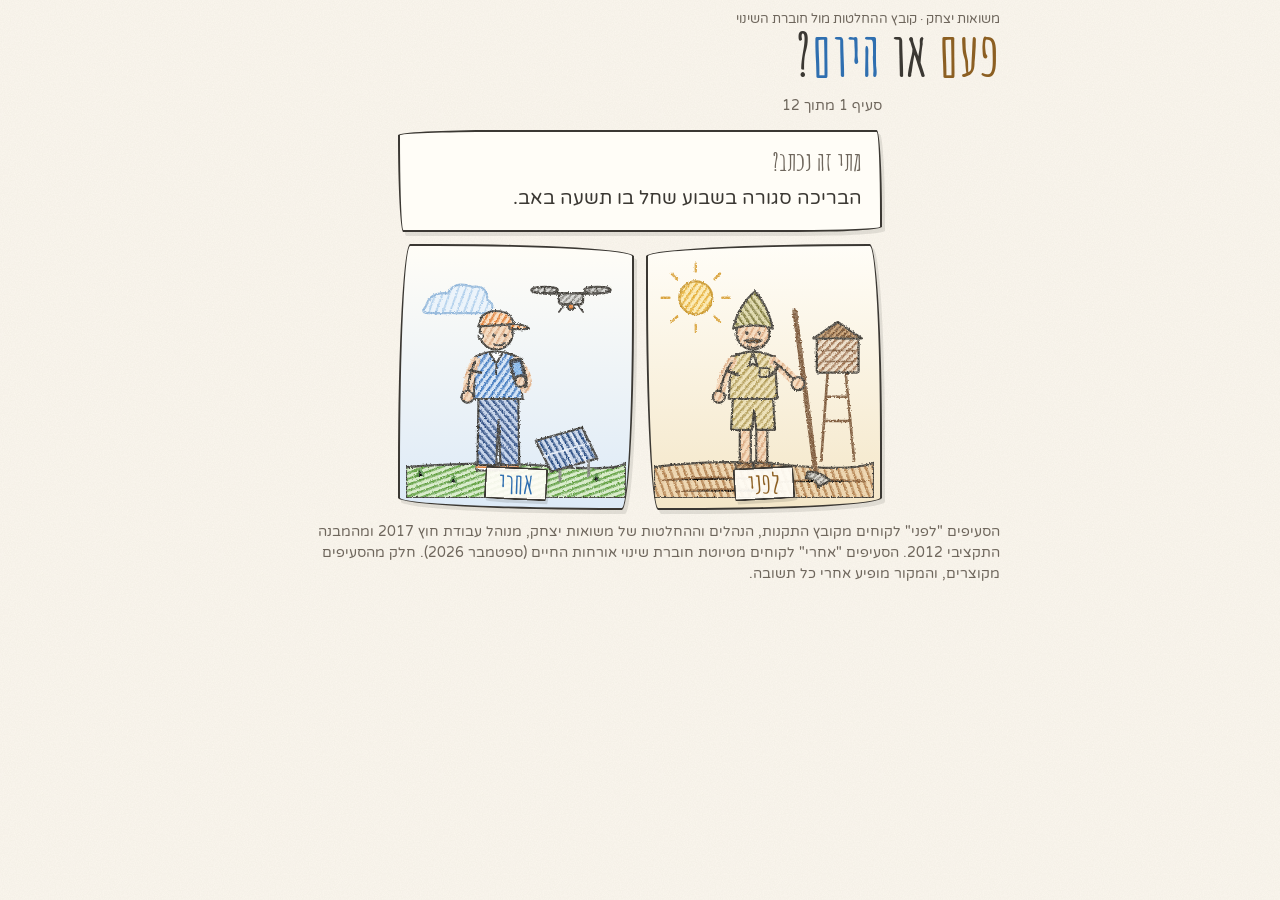
<file: pam-hayom/index.html>
<!doctype html>
<html lang="he" dir="rtl">
<head>
<meta charset="utf-8">
<meta name="viewport" content="width=device-width, initial-scale=1, viewport-fit=cover">
<style>[hidden]{display:none!important}img{max-width:100%}body{margin:0}:root{padding-top:env(safe-area-inset-top);padding-bottom:env(safe-area-inset-bottom)}</style>
<title>פעם או היום</title>
<link rel="preconnect" href="https://fonts.googleapis.com">
<link rel="preconnect" href="https://fonts.gstatic.com" crossorigin>
<link rel="stylesheet" href="https://fonts.googleapis.com/css2?family=Amatic+SC:wght@400;700&family=Varela+Round&display=swap">
<style>
/* layout: a sheet of drawing paper. The clause card on top, the two farmers as the answer buttons below it. One committed paper look. */
:root{
  --paper:#FBF7EE; --sheet:#FFFDF7; --ink:#3B3833; --muted:#6E665C; --line:#CFC5B3;
  --old:#8C5F22; --old-tint:#F4E7C9; --new:#2F6FB0; --new-tint:#DDEAF7;
  --ok:#4E8A3A; --ok-tint:#E4F0DA; --bad:#B8482F; --bad-tint:#F8E1D9; --hi:#F2C94C;
  --f-hand:"Amatic SC","Varela Round",cursive; --f-body:"Varela Round","Assistant",Arial,sans-serif;
  color-scheme:light;
}
body{color:var(--ink);font-family:var(--f-body);font-size:16px;line-height:1.55;
  background-color:var(--paper);
  background-image:url("data:image/svg+xml;utf8,<svg xmlns='http://www.w3.org/2000/svg' width='220' height='220'><filter id='n'><feTurbulence type='fractalNoise' baseFrequency='.85' numOctaves='3' stitchTiles='stitch'/><feColorMatrix values='0 0 0 0 .35 0 0 0 0 .3 0 0 0 0 .25 0 0 0 .09 0'/></filter><rect width='100%' height='100%' filter='url(%23n)'/></svg>");
  padding-left:max(16px,env(safe-area-inset-left,0px));padding-right:max(16px,env(safe-area-inset-right,0px));padding-block:10px 40px}
.wrap{max-width:720px;margin:0 auto;display:flex;flex-direction:column;gap:12px}
h1,h2,h3,p{margin:0}
:focus-visible{outline:3px dashed var(--hi);outline-offset:3px}
.sketch{border:2px solid var(--ink);border-radius:255px 14px 225px 14px/14px 225px 14px 255px}
.sketch2{border:2px solid var(--ink);border-radius:14px 225px 14px 255px/255px 14px 225px 14px}

.top{display:flex;justify-content:space-between;align-items:flex-end;gap:10px;flex-wrap:wrap}
.kicker{font-size:12.5px;color:var(--muted)}
.top h1{font-family:var(--f-hand);font-weight:700;font-size:60px;line-height:.85}
.top h1 .o{color:var(--old)} .top h1 .n{color:var(--new)}
.best{font-size:13px;color:var(--muted)}

.bar{display:flex;align-items:center;justify-content:space-between;gap:10px;font-size:14px;color:var(--muted)}
.tally{display:flex;gap:8px;direction:ltr;align-items:center;min-height:26px}
.tally svg{height:26px;width:auto;overflow:visible}

.card{background:var(--sheet);padding:16px 18px;display:flex;flex-direction:column;gap:10px;box-shadow:3px 4px 0 rgba(59,56,51,.12)}
.card .q{font-family:var(--f-hand);font-weight:700;font-size:26px;line-height:1;color:var(--muted)}
.clause{font-size:19px;line-height:1.55}
.verdict{font-family:var(--f-hand);font-weight:700;font-size:38px;line-height:1}
.verdict.ok{color:var(--ok)} .verdict.bad{color:var(--bad)}
.src{align-self:flex-start;font-size:13px;color:var(--muted);border-bottom:2px dotted var(--line)}
.other{font-size:15px;padding:8px 12px;background:var(--paper)}
.other b{font-weight:400;font-family:var(--f-hand);font-size:22px}

.eras{display:grid;grid-template-columns:1fr 1fr;gap:12px}
.era{position:relative;font:inherit;color:var(--ink);background:var(--sheet);cursor:pointer;padding:10px 6px;display:flex;flex-direction:column;align-items:center;gap:0;
  box-shadow:3px 4px 0 rgba(59,56,51,.12);transition:transform .12s}
.era:hover:not(:disabled){transform:translateY(-3px) rotate(-.6deg)}
.era:active:not(:disabled){transform:translateY(1px)}
.era:disabled{cursor:default}
.era svg.pic{width:100%;max-width:220px;height:auto;display:block}
.era .cap{font-family:var(--f-hand);font-weight:700;font-size:34px;line-height:.95}
.era .yr{font-size:13px;color:var(--muted)}
.era.old .cap{color:var(--old)} .era.new .cap{color:var(--new)}
.era.old{background:linear-gradient(var(--sheet),var(--old-tint))} .era.new{background:linear-gradient(var(--sheet),var(--new-tint))}
.era.dim{opacity:.5}
.era .lbl{position:absolute;bottom:7px;left:50%;transform:translateX(-50%) rotate(-3deg);font-family:var(--f-hand);font-weight:700;font-size:28px;line-height:1.05;padding:0 12px;background:rgba(255,253,247,.93);box-shadow:2px 3px 0 rgba(59,56,51,.15);white-space:nowrap}
.era.new .lbl{transform:translateX(-50%) rotate(2.5deg)}
.era.old .lbl{color:var(--old)} .era.new .lbl{color:var(--new)}
.ring{position:absolute;inset:-10px;width:calc(100% + 20px);height:calc(100% + 20px);pointer-events:none;overflow:visible}
.ring path{fill:none;stroke-width:5;stroke-linecap:round;stroke-dasharray:1200;stroke-dashoffset:1200;animation:draw .7s ease-out forwards}
@keyframes draw{to{stroke-dashoffset:0}}
.mark{position:absolute;top:6px;left:8px;font-family:var(--f-hand);font-weight:700;font-size:44px;line-height:1}
.bounce{animation:bounce .5s ease-out}
@keyframes bounce{30%{transform:translateY(-10px) rotate(-2deg)}60%{transform:translateY(0) rotate(1deg)}}

.go{font:inherit;font-family:var(--f-hand);font-weight:700;font-size:30px;line-height:1;color:var(--ink);background:var(--hi);cursor:pointer;padding:10px 26px;align-self:flex-start;box-shadow:3px 4px 0 rgba(59,56,51,.2)}
.go:active{transform:translate(2px,2px);box-shadow:1px 2px 0 rgba(59,56,51,.2)}

.end{display:flex;flex-direction:column;gap:12px}
.score{font-family:var(--f-hand);font-weight:700;font-size:72px;line-height:.85}
.review{list-style:none;margin:0;padding:0;display:flex;flex-direction:column;gap:10px}
.review li{background:var(--sheet);padding:10px 14px;display:flex;flex-direction:column;gap:4px;font-size:15px}
.review .tag{font-family:var(--f-hand);font-weight:700;font-size:24px;line-height:1}
.review .tag.o{color:var(--old)} .review .tag.n{color:var(--new)}
.how{font-size:13.5px;color:var(--muted)}
@media (max-width:520px){
  .top h1{font-size:50px}
  .clause{font-size:17.5px}
  .era .cap{font-size:30px}
  .eras{gap:10px}
}
@media (prefers-reduced-motion:reduce){.ring path{animation:none;stroke-dashoffset:0}.bounce{animation:none}.era{transition:none}}
</style>
</head>
<body>
<svg width="0" height="0" style="position:absolute" aria-hidden="true" focusable="false">
  <defs>
    <filter id="pencil" x="-5%" y="-5%" width="110%" height="110%">
      <feTurbulence type="fractalNoise" baseFrequency="1.5" numOctaves="1" seed="7" result="t"/>
      <feColorMatrix in="t" type="matrix" values="0 0 0 0 0  0 0 0 0 0  0 0 0 0 0  0 0 0 -0.9 1.3" result="m"/>
      <feComposite in="SourceGraphic" in2="m" operator="in" result="g"/>
      <feTurbulence type="fractalNoise" baseFrequency="0.7" numOctaves="2" seed="3" result="w"/>
      <feDisplacementMap in="g" in2="w" scale="2.6" xChannelSelector="R" yChannelSelector="G"/>
    </filter>
    <filter id="wobble"><feTurbulence type="fractalNoise" baseFrequency="0.05" numOctaves="2" seed="9" result="w"/><feDisplacementMap in="SourceGraphic" in2="w" scale="5"/></filter>
  </defs>
</svg>

<div class="wrap" dir="rtl" lang="he">
  <header class="top">
    <div>
      <p class="kicker">משואות יצחק · קובץ ההחלטות מול חוברת השינוי</p>
      <h1><span class="o">פעם</span> או <span class="n">היום</span>?</h1>
    </div>
    <p class="best" id="best" hidden></p>
  </header>

  <div id="play" class="wrap" style="gap:12px">
    <div class="bar"><span id="prog">סעיף 1 מתוך 12</span><span class="tally" id="tally" aria-label="0 תשובות נכונות"></span></div>
    <section class="card sketch" id="card" aria-live="polite"></section>
    <div class="eras">
      <button class="era old sketch" type="button" id="bOld" aria-label="לפני השינוי">
        <svg class="pic" viewBox="0 0 200 220" aria-hidden="true"><use href="#artOld"/></svg>
        <span class="lbl sketch" aria-hidden="true">לפני</span>
      </button>
      <button class="era new sketch2" type="button" id="bNew" aria-label="אחרי השינוי">
        <svg class="pic" viewBox="0 0 200 220" aria-hidden="true"><use href="#artNew"/></svg>
        <span class="lbl sketch2" aria-hidden="true">אחרי</span>
      </button>
    </div>
  </div>

  <section class="end" id="end" hidden aria-live="polite"></section>

  <p class="how">הסעיפים "לפני" לקוחים מקובץ התקנות, הנהלים וההחלטות של משואות יצחק, מנוהל עבודת חוץ 2017 ומהמבנה התקציבי 2012. הסעיפים "אחרי" לקוחים מטיוטת חוברת שינוי אורחות החיים (ספטמבר 2026). חלק מהסעיפים מקוצרים, והמקור מופיע אחרי כל תשובה.</p>
</div>

<!-- the two drawings, defined once and reused -->
<svg width="0" height="0" style="position:absolute" aria-hidden="true" focusable="false">
  <defs>
    <pattern id="hSun" width="5" height="5" patternUnits="userSpaceOnUse" patternTransform="rotate(35)"><rect width="5" height="5" fill="#FBE9AE"/><line x1="1" y1="0" x2="1" y2="5" stroke="#E5AE34" stroke-width="2"/></pattern>
    <pattern id="hKhaki" width="5" height="5" patternUnits="userSpaceOnUse" patternTransform="rotate(40)"><rect width="5" height="5" fill="#EBDFB4"/><line x1="1" y1="0" x2="1" y2="5" stroke="#B19C57" stroke-width="2.2"/></pattern>
    <pattern id="hOlive" width="5" height="5" patternUnits="userSpaceOnUse" patternTransform="rotate(-35)"><rect width="5" height="5" fill="#DCD6A6"/><line x1="1" y1="0" x2="1" y2="5" stroke="#7F7A3C" stroke-width="2.2"/></pattern>
    <pattern id="hSkin" width="5" height="5" patternUnits="userSpaceOnUse" patternTransform="rotate(30)"><rect width="5" height="5" fill="#F5D8BA"/><line x1="1" y1="0" x2="1" y2="5" stroke="#D9A57D" stroke-width="1.8"/></pattern>
    <pattern id="hSepia" width="5" height="5" patternUnits="userSpaceOnUse" patternTransform="rotate(45)"><rect width="5" height="5" fill="#EADBC6"/><line x1="1" y1="0" x2="1" y2="5" stroke="#9A6E4C" stroke-width="2"/></pattern>
    <pattern id="hSoil" width="6" height="6" patternUnits="userSpaceOnUse" patternTransform="rotate(-20)"><rect width="6" height="6" fill="#ECD3AC"/><line x1="1" y1="0" x2="1" y2="6" stroke="#B07E4C" stroke-width="2.4"/></pattern>
    <pattern id="hField" width="5" height="5" patternUnits="userSpaceOnUse" patternTransform="rotate(60)"><rect width="5" height="5" fill="#E2E7BE"/><line x1="1" y1="0" x2="1" y2="5" stroke="#97A75E" stroke-width="2"/></pattern>
    <pattern id="hBrown" width="4" height="4" patternUnits="userSpaceOnUse" patternTransform="rotate(45)"><rect width="4" height="4" fill="#C49A6C"/><line x1="1" y1="0" x2="1" y2="4" stroke="#6E4A2B" stroke-width="1.8"/></pattern>
    <pattern id="hShirt" width="5" height="5" patternUnits="userSpaceOnUse" patternTransform="rotate(35)"><rect width="5" height="5" fill="#D3E3F6"/><line x1="1" y1="0" x2="1" y2="5" stroke="#3E77BE" stroke-width="2.2"/></pattern>
    <pattern id="hJeans" width="5" height="5" patternUnits="userSpaceOnUse" patternTransform="rotate(-40)"><rect width="5" height="5" fill="#C2D0E8"/><line x1="1" y1="0" x2="1" y2="5" stroke="#2D4C82" stroke-width="2.4"/></pattern>
    <pattern id="hCap" width="5" height="5" patternUnits="userSpaceOnUse" patternTransform="rotate(30)"><rect width="5" height="5" fill="#FBDDBD"/><line x1="1" y1="0" x2="1" y2="5" stroke="#E07A2E" stroke-width="2.2"/></pattern>
    <pattern id="hSolar" width="5" height="5" patternUnits="userSpaceOnUse" patternTransform="rotate(-30)"><rect width="5" height="5" fill="#CBD7EA"/><line x1="1" y1="0" x2="1" y2="5" stroke="#23477E" stroke-width="2.2"/></pattern>
    <pattern id="hGrass" width="5" height="5" patternUnits="userSpaceOnUse" patternTransform="rotate(70)"><rect width="5" height="5" fill="#D8ECC4"/><line x1="1" y1="0" x2="1" y2="5" stroke="#5E9E3A" stroke-width="2.2"/></pattern>
    <pattern id="hSky" width="6" height="6" patternUnits="userSpaceOnUse" patternTransform="rotate(20)"><rect width="6" height="6" fill="#EAF3FB"/><line x1="1" y1="0" x2="1" y2="6" stroke="#A9CBEB" stroke-width="1.6"/></pattern>
    <pattern id="hGray" width="4" height="4" patternUnits="userSpaceOnUse" patternTransform="rotate(45)"><rect width="4" height="4" fill="#D6D6D3"/><line x1="1" y1="0" x2="1" y2="4" stroke="#7D7B76" stroke-width="1.6"/></pattern>

    <!-- 1945: pioneer with a kova tembel and a hoe, the old water tower, ploughed earth -->
    <g id="artOld" filter="url(#pencil)" stroke="#3B3833" stroke-width="2" stroke-linecap="round" stroke-linejoin="round">
      <circle cx="38" cy="38" r="15" fill="url(#hSun)" stroke="#C99528"/>
      <g stroke="#D9A23A" stroke-width="2.2"><path d="M38 14v-7M38 69v-7M14 38h-7M69 38h-7M21 21l-5-5M55 55l5 5M55 21l5-5M21 55l-5 5"/></g>
      <path d="M152 186 L158 104 M182 186 L174 104 M156 150 L178 150 M158 128 L176 128" stroke="#7A5638" stroke-width="2.4"/>
      <rect x="148" y="74" width="38" height="32" rx="2" fill="url(#hSepia)"/>
      <path d="M145 75 L167 60 L189 75 Z" fill="url(#hBrown)"/>
      <path d="M152 86h30M152 96h30" stroke="#7A5638" stroke-width="1.4"/>
      <path d="M0 192 Q60 184 120 190 T200 188 L200 220 L0 220 Z" fill="url(#hSoil)"/>
      <path d="M8 204 Q50 199 92 203 M110 206 Q150 201 192 205 M20 214 Q70 210 120 214" stroke="#8B5E36" stroke-width="1.6"/>
      <path d="M128 50 L148 204" stroke="#7A5638" stroke-width="4.5"/>
      <path d="M140 196 Q152 196 160 204 L150 210 Q146 202 138 202 Z" fill="url(#hGray)"/>
      <rect x="78" y="150" width="10" height="40" rx="4" fill="url(#hSkin)"/>
      <rect x="93" y="150" width="10" height="40" rx="4" fill="url(#hSkin)"/>
      <path d="M74 188h17v6H74zM90 188h17v6H90z" fill="url(#hBrown)"/>
      <path d="M78 186l8 4M95 186l8 4" stroke="#6E4A2B" stroke-width="1.6"/>
      <path d="M72 126 L108 126 L110 158 L93 158 L91 140 L89 158 L70 158 Z" fill="url(#hKhaki)"/>
      <path d="M70 92 Q90 82 110 92 L112 130 L68 130 Z" fill="url(#hKhaki)"/>
      <path d="M90 88 L86 100 L90 98 L94 100 Z" fill="#F5EFD8"/>
      <rect x="96" y="102" width="9" height="8" rx="1" fill="none" stroke-width="1.6"/>
      <path d="M71 96 Q62 108 60 126" stroke="url(#hSkin)" stroke-width="9"/>
      <path d="M71 96 Q62 108 60 126" fill="none"/>
      <path d="M66 104 l10 4" stroke-width="3"/>
      <path d="M109 96 Q122 106 130 116" stroke="url(#hSkin)" stroke-width="9"/>
      <path d="M109 96 Q122 106 130 116" fill="none"/>
      <path d="M113 100 l-6 8" stroke-width="3"/>
      <circle cx="131" cy="116" r="6" fill="url(#hSkin)"/>
      <circle cx="59" cy="128" r="5.5" fill="url(#hSkin)"/>
      <circle cx="90" cy="70" r="15" fill="url(#hSkin)"/>
      <circle cx="84.5" cy="70" r="1.6" fill="#3B3833" stroke="none"/><circle cx="95.5" cy="70" r="1.6" fill="#3B3833" stroke="none"/>
      <path d="M82 77 Q90 74 98 77 Q94 80 90 78 Q86 80 82 77 Z" fill="#6E4A2B" stroke-width="1.4"/>
      <path d="M85 82 Q90 85 95 82" stroke-width="1.6" fill="none"/>
      <path d="M72 66 Q76 46 92 32 Q104 46 108 66 Q90 60 72 66 Z" fill="url(#hOlive)"/>
    </g>

    <!-- today: cap, smartphone, a drone overhead and solar panels -->
    <g id="artNew" filter="url(#pencil)" stroke="#3B3833" stroke-width="2" stroke-linecap="round" stroke-linejoin="round">
      <path d="M18 46 Q22 32 38 34 Q44 22 60 28 Q74 26 74 40 Q82 44 76 52 L22 52 Q12 52 18 46 Z" fill="url(#hSky)" stroke="#8FB5DA"/>
      <g transform="translate(150 40)">
        <path d="M-24 -6 L24 -6" stroke-width="2.4"/>
        <ellipse cx="-24" cy="-9" rx="12" ry="3" fill="url(#hGray)"/><ellipse cx="24" cy="-9" rx="12" ry="3" fill="url(#hGray)"/>
        <path d="M-24 -6v-3M24 -6v-3"/>
        <rect x="-11" y="-6" width="22" height="10" rx="3" fill="url(#hGray)"/>
        <circle cx="0" cy="6" r="3" fill="#E07A2E"/>
        <path d="M-6 4 l-5 7 M6 4 l5 7" stroke-width="1.6"/>
      </g>
      <path d="M0 192 Q70 186 130 191 T200 188 L200 220 L0 220 Z" fill="url(#hGrass)"/>
      <path d="M10 200l3-6 3 6M40 206l3-6 3 6M170 204l3-6 3 6" stroke="#4E8A3A" stroke-width="1.6"/>
      <path d="M118 168 L160 156 L174 184 L132 196 Z" fill="url(#hSolar)"/>
      <path d="M125 182 L167 170 M139 164 L153 192 M150 161 L164 188" stroke="#E8EEF7" stroke-width="1.4"/>
      <path d="M140 196 v8 M166 186 v14" stroke="#7D7B76" stroke-width="2.4"/>
      <path d="M64 188h20v7H64zM82 188h20v7H82z" fill="#FFFFFF"/>
      <path d="M64 192h20M82 192h20" stroke="#E07A2E" stroke-width="1.6"/>
      <path d="M66 126 L102 126 L103 190 L86 190 L84 150 L82 190 L65 190 Z" fill="url(#hJeans)"/>
      <path d="M62 92 Q82 82 102 92 L106 130 L62 130 Z" fill="url(#hShirt)"/>
      <path d="M76 88 L82 98 L88 88" fill="#FFFFFF"/>
      <path d="M82 98 v10" stroke-width="1.6"/>
      <circle cx="82" cy="102" r="1.2" fill="#3B3833" stroke="none"/>
      <path d="M63 96 Q56 110 56 126" stroke="url(#hSkin)" stroke-width="9"/>
      <path d="M63 96 Q56 110 56 126" fill="none"/>
      <path d="M58 104 l10 2" stroke-width="2.6"/>
      <circle cx="56" cy="128" r="5.5" fill="url(#hSkin)"/>
      <path d="M101 96 Q114 112 108 120 Q104 112 100 104" stroke="url(#hSkin)" stroke-width="9" fill="none"/>
      <path d="M101 96 Q114 112 108 120" fill="none"/>
      <rect x="96" y="94" width="11" height="18" rx="2.5" transform="rotate(-12 101 103)" fill="#2F3A4C"/>
      <rect x="98" y="97" width="7" height="11" rx="1" transform="rotate(-12 101 103)" fill="#7FB3E8" stroke="none"/>
      <circle cx="104" cy="114" r="5" fill="url(#hSkin)"/>
      <circle cx="82" cy="70" r="15" fill="url(#hSkin)"/>
      <circle cx="80" cy="72" r="1.6" fill="#3B3833" stroke="none"/><circle cx="90" cy="72" r="1.6" fill="#3B3833" stroke="none"/>
      <path d="M80 80 Q85 83 90 79" stroke-width="1.6" fill="none"/>
      <circle cx="68" cy="73" r="2.4" fill="#FFFFFF" stroke-width="1.2"/>
      <path d="M66 64 Q68 50 82 50 Q96 50 98 62 Z" fill="url(#hCap)"/>
      <path d="M94 62 Q106 61 112 66 Q102 67 94 66 Z" fill="url(#hCap)"/>
    </g>
  </defs>
</svg>

<script>
(function(){
const $=id=>document.getElementById(id);
const esc=s=>String(s).replace(/[&<>"]/g,c=>({'&':'&amp;','<':'&lt;','>':'&gt;','"':'&quot;'}[c]));
const shuffle=a=>{a=a.slice();for(let i=a.length-1;i>0;i--){const j=Math.floor(Math.random()*(i+1));[a[i],a[j]]=[a[j],a[i]];}return a;};

/* e: 'o' = before the change (old decisions), 'n' = after the change (the booklet) */
const POOL=[
 {e:'o',t:'אין לחבר כל משק פרטי והכנסה צדדית, באיזו צורה שלא תהיה, פרט להכנסה שתותר במפורש על ידי האסיפה.',s:'קובץ ההחלטות, הון החבר ורכושו (אסיפה, תשט״ז)',x:'אחרי השינוי: ההכנסות מעבודה ומקצבאות שייכות לבית האב במלואן (חוברת השינוי, עמ\' 8).'},
 {e:'o',t:'המשכורת מעבודת חוץ נכנסת לחשבון בנק שמתנהל על שם משואות יצחק, ופעם בחודש מגישים את תלוש השכר להנהלת החשבונות.',s:'נוהל יציאה לעבודת חוץ, 2017',x:'אחרי השינוי: השכר שייך לבית האב, ומהנטו משלמים למשק מס ערבות הדדית (עמ\' 10).'},
 {e:'o',t:'החבר מקבל תוספת לתקציב לפי שווי המשרה: 25% על 7,000 ₪ הראשונים, 15% עד 14,000 ₪, 8% עד 21,000 ₪ ו־5% מעל.',s:'נוהל יציאה לעבודת חוץ, 2017, סעיף 5',x:'אחרי השינוי: משלמים מס ערבות של 5% על 10,000 ₪ הראשונים נטו ו־10% מעליהם, עד 4,000 ₪ (עמ\' 10).'},
 {e:'o',t:'חובת עבודה לגברים: 100% משרה ובשכר של 6,000 ₪ לפחות. לנשים: 50% משרה לפחות.',s:'קובץ ההחלטות, חובת עבודה (מזכירות 10.11.15)',x:'אחרי השינוי: משרה מלאה היא תנאי לקבלת רשת ביטחון (עמ\' 9).'},
 {e:'o',t:'חבר שלא מוכן לעבוד במקומות שמוצעים לו, בלי הסבר מוצדק, יחויב כקנס ביום חופש על כל יום עבודה.',s:'קובץ ההחלטות, חובת עבודה (מזכירות 30.10.98)',x:'אחרי השינוי: האחריות לפרנסת בית האב עוברת לחבר (עמ\' 8, 10).'},
 {e:'o',t:'חבר זכאי לקבל תקציב מלא, כולל מענקים תקציביים מיוחדים, במשך כל החיים.',s:'קובץ ההחלטות, נוהל אישורי תקציבים (אסיפה, תשמ״א)',x:'אחרי השינוי: אין תקציב. מי שהכנסתו הפנויה נמוכה מ־4,000 ₪ לתקן מקבל השלמה מרשת הביטחון (עמ\' 9).'},
 {e:'o',t:'משפחה יכולה להזמין רכב של המשק ל־6 ימים רצופים מנובמבר עד מאי. את הרכב מזמינים רק דרך סדרן הרכב.',s:'קובץ ההחלטות, רכב לחבר',x:''},
 {e:'o',t:'רכב שחוזר מלוכלך: המשפחה תחויב בעלות הניקיון, 50 ₪.',s:'קובץ ההחלטות, רכב לחבר (הנהלת קהילה 4.2.13)',x:''},
 {e:'o',t:'המשק מתקין טלפון לכל חבר שגר בדיור קבע. אחרי 10 שנות חברות, הבעלות על הטלפון עוברת לחבר.',s:'קובץ ההחלטות, טלפונים',x:''},
 {e:'o',t:'חתונה במשק: 150 מנות לחברים ו־250 לאורחים מבחוץ, 120 ₪ למנה, והסעת האורחים עד תל אביב או ירושלים על חשבון המשק.',s:'קובץ ההחלטות, תקציבי חתונה (הנהלת קהילה 6.7.14)',x:'אחרי השינוי: מענק בגין הורים לכל ילד, במקום מסיבת החתונה והציוד (עמ\' 45–46).'},
 {e:'o',t:'העיתון "עמודים" ובדיקת תפילין ומזוזות על חשבון המשק.',s:'קובץ ההחלטות, עניינים כספיים שונים',x:''},
 {e:'o',t:'לידת נכד או נכדה: לחברה יינתנו 12 ימי חופש לעזרה ליולדת.',s:'קובץ ההחלטות, ימי חופש מיוחדים',x:''},
 {e:'o',t:'כל חבר מקבל תוספת לתקציב של 10 ₪ לחודש על כל שנת ותק, ו־100 ₪ נוספים אחרי 25 שנות ותק.',s:'מענק תקופתי (קלפי 12.6.2002)',x:'אחרי השינוי: צבירת הוותק לדמי עזיבה נעצרת, והזכויות מהתקופה השיתופית עוברות להודעות זכות ולפנסיה (עמ\' 22, 44, 48).'},
 {e:'o',t:'הצרכנייה לא רשאית למכור למי שאינו תושב המקום, ואין להכניס אליה ילדים ועגלות תינוקות.',s:'קובץ ההחלטות, צרכנייה',x:''},
 {e:'o',t:'כביסת חיילים מתבצעת בתורנות על ידי הורי החיילים.',s:'קובץ ההחלטות, מכבסה',x:''},
 {e:'o',t:'חבר יחיד שעובר לבית סיעודי מקבל בשנה הראשונה 40% מתקציבו הכולל, ואחר כך 30%.',s:'קובץ ההחלטות, תקציב חבר העובר לבית סיעודי (מזכירות 12.7.96)',x:'אחרי השינוי: קרן סיעוד שמשלמת עד 4,000 ₪ בחודש, והחבר בוחר אם להישאר בבית (עמ\' 35–37).'},
 {e:'o',t:'פרס כספי שניתן לחבר בתחום עבודתו נכנס למשק.',s:'קובץ ההחלטות, עניינים כספיים שונים',x:''},
 {e:'o',t:'חבר שנכנס לבית הקבע מקבל תקציב ציוד של 5,000 ₪, צמוד למדד.',s:'קובץ ההחלטות, תקציבים מיוחדים',x:''},

 {e:'n',t:'ההכנסות מעבודה ומקצבאות שייכות לתא המשפחתי במלואן.',s:'חוברת השינוי, עקרונות בסיסיים, עמ\' 8',x:'לפני השינוי: אין לחבר הכנסה צדדית, והמשכורת נכנסת לחשבון על שם משואות יצחק.'},
 {e:'n',t:'כל בגיר שגר במושב משלם מס יישובי של 500 ₪ בחודש, וכל חבר משלם גם מס קהילה של 250 ₪.',s:'חוברת השינוי, מיסוי פנימי, עמ\' 9–10',x:''},
 {e:'n',t:'מס ערבות הדדית: 5% על 10,000 ₪ הראשונים נטו, 10% מעליהם, ותקרה של 4,000 ₪ לבית אב.',s:'חוברת השינוי, סעיף ג.3, עמ\' 10',x:'לפני השינוי: תוספת לתקציב לפי מדרגות של שווי המשרה ברוטו, 25% עד 7,000 ₪ ומשם פוחת.'},
 {e:'n',t:'מי שהכנסתו הפנויה לתקן נמוכה מ־4,000 ₪ מקבל השלמה מהמשק, בתנאי שהוא עובד במשרה מלאה.',s:'חוברת השינוי, תקציב קיום הוגן, עמ\' 9',x:'לפני השינוי: תקציב מלא לכל חבר במשך כל החיים.'},
 {e:'n',t:'עובדי הפנים הופכים לשכירים של המשק, עם הזכויות לפי דיני העבודה בישראל.',s:'חוברת השינוי, סעיף ג.1, עמ\' 11',x:''},
 {e:'n',t:'במשרה פנויה במשק, חבר משק מקבל עדיפות על מועמד מבחוץ כששניהם מתאימים באותה מידה.',s:'חוברת השינוי, סעיף 12, עמ\' 11',x:''},
 {e:'n',t:'יזמות בתוך המשק מותרת 24 חודשים. אחר כך היזם צריך לפתוח עסק או חברה נפרדים.',s:'חוברת השינוי, סעיף 4.1, עמ\' 13',x:''},
 {e:'n',t:'קרן ההשתלמות שנצברה עד היום שייכת למשק. אפשר לקנות אותה בהנחה של 10% תוך 180 יום.',s:'חוברת השינוי, סעיפים 17–19, עמ\' 12',x:''},
 {e:'n',t:'פנסיית המשק לחבר דור א\' עם ותק פנסיוני מלא: 8,000 ₪ בחודש, צמודה למדד.',s:'חוברת השינוי, פנסיית המשק, עמ\' 22',x:''},
 {e:'n',t:'הוצאות בריאות מוכרות לא יעלו על 7% מההכנסה הפנויה. מה שמעבר לזה, המשק מחזיר.',s:'חוברת השינוי, רשת ביטחון בריאות, עמ\' 34–35',x:''},
 {e:'n',t:'משקפיים, עדשות ומכשירי שמיעה עוברים לתשלום החבר אחרי שנתיים.',s:'חוברת השינוי, סעיף 5.3, עמ\' 34',x:''},
 {e:'n',t:'לא תהיה יותר שמירת מקום בפעוטון לשנה של חופשת לידה.',s:'חוברת השינוי, סעיף 5.5, עמ\' 39',x:''},
 {e:'n',t:'חוגים לילדים עוברים לתשלום ההורים, וסבסוד ספריית הילדים מופסק.',s:'חוברת השינוי, סעיפים 7.6–7.7, עמ\' 40',x:''},
 {e:'n',t:'המשק מסבסד 15% מתשלומי ההורים לפעוטונים ולגנים.',s:'חוברת השינוי, סעיף 5.9, עמ\' 39',x:''},
 {e:'n',t:'לכל ילד מגיע מענק בגין הורים של עד 173,266 ₪, צמוד למדד.',s:'חוברת השינוי, זכויות בגין הורים, עמ\' 45',x:'לפני השינוי: תקציב ציוד של 10,000 ₪ להורים ותקציב למסיבת החתונה.'},
 {e:'n',t:'200 מיליון ₪ יחולקו לחברי דור א\' בהודעות זכות אישיות, צמודות למדד וניתנות להורשה.',s:'חוברת השינוי, שיוך פירות הנכסים, עמ\' 48',x:''},
 {e:'n',t:'כל בית אב יזכה בזכות חכירה במגרש, בכפוף להסדר מפורט שיגובש.',s:'חוברת השינוי, שיוך דירות, עמ\' 54',x:''},
 {e:'n',t:'החבר הסיעודי בוחר יחד עם משפחתו אם להישאר בבית עם מטפל או לעבור לבית סיעודי.',s:'חוברת השינוי, הסדר סיעוד, עמ\' 35',x:'לפני השינוי: חבר יחיד בבית סיעודי מקבל 40% מתקציבו בשנה הראשונה ואחר כך 30%.'},
 {e:'n',t:'מרפאת השיניים: מענה מלא על חשבון הקהילה לשנתיים בלבד.',s:'חוברת השינוי, סעיף 6, עמ\' 34',x:''},
 {e:"o",t:"ניתן לצבור עד 40 ימי חופש לניצול מרוכז, ולא יהיה פדיון כספי על ימי חופש שנצברו.",s:"קובץ ההחלטות, חופשות",x:""},
 {e:"o",t:"חברים מגיל 67 ומעלה: אין מכסת חופשה שנתית ולא נצברות חופשות.",s:"קובץ ההחלטות, חופשות",x:""},
 {e:"o",t:"לחבר ולחברה שמתחתנים ניתנים 7 ימי חופשה, כולל השבת ויום החתונה, למטרת ירח דבש.",s:"קובץ ההחלטות, ימי חופש מיוחדים",x:""},
 {e:"o",t:"חבר שמדווח על יותר מ־5 ימי מחלה בשנה צריך להציג אישור מרופא.",s:"קובץ ההחלטות, חופשות",x:""},
 {e:"o",t:"פורים נרשם כיום חופש כמו חג אחר. מי שעובד בפורים, ייחשב לו כתורנות.",s:"קובץ ההחלטות, שעות עבודה בחגים (מזכירות 13.3.98)",x:""},
 {e:"o",t:"בני זוג יוצאים לחופשה ממושכת ביחד. אין אפשרות שרק אחד מבני הזוג ייצא.",s:"קובץ ההחלטות, חופשות מיוחדות (מזכירות 24.7.98)",x:""},
 {e:"o",t:"מחיר ליטר בנזין לחברים: מחיר העלות ועוד 5% בגלל פחת והתעסקות.",s:"קובץ ההחלטות, רכב לחבר",x:""},
 {e:"o",t:"חבר שהזמין רכב, לא לקח אותו ולא ביטל, יחויב ב־10 ₪.",s:"קובץ ההחלטות, רכב לחבר (הנהלת קהילה 14.3.16)",x:""},
 {e:"o",t:"תאונה ברכב המשק: בפעם הראשונה הנהג לא משלם, בפעם השנייה 25% מעלות הנזק, בשלישית 50%.",s:"קובץ ההחלטות, פגיעה או תאונה ברכב המשק",x:""},
 {e:"o",t:"נסיעה לחו״ל שלא על חשבון החופשה השנתית: המשפחה לא מקבלת תקציב לתקופה הזו.",s:"קובץ ההחלטות, תקציבי חבר",x:""},
 {e:"o",t:"ברית מילה: 500 ₪ מזוכים בתקציב. ובריתה? אותו תקציב כמו לברית.",s:"קובץ ההחלטות, ברית מילה (הנהלת קהילה 5.2.14)",x:""},
 {e:"o",t:"בן או בת שהגיעו לגיל 35 ועדיין לא התחתנו: ההורים יקבלו עבורם את תקציב הציוד לבן מתחתן.",s:"קובץ ההחלטות, תקציבי רווקים (מזכירות 26.12.07)",x:"אחרי השינוי: מענק בגין הורים לכל ילד, צמוד למדד (עמ' 45)."},
 {e:"o",t:"סכך לנצח: המשק מממן 6 מ״ר סכך לכל משפחה.",s:"קובץ ההחלטות, תקציבים מיוחדים",x:""},
 {e:"o",t:"חבר שבביתו אין דוד שמש זכאי להשתתפות המשק בחשמל: 45 קוט״ש לרווק ו־90 למשפחה עם ילדים.",s:"קובץ ההחלטות, תקציבים מיוחדים",x:""},
 {e:"o",t:"תקציב רכב למשפחה: 350 ₪, והוא לא צמוד למדד.",s:"קובץ ההחלטות, תקציבי חבר (מזכירות 13.8.12)",x:""},
 {e:"o",t:"בני משק שחוזרים מהצבא ומתקבלים כחברים מקבלים תקציב ללימוד נהיגה: 20 שיעורים, תיאוריה וטסט ראשון.",s:"קובץ ההחלטות, רישיון נהיגה",x:""},
 {e:"o",t:"תקציב מים: 130 קוב לחבר, 260 לזוג, ו־30 קוב נוספים לכל נפש בבית.",s:"קובץ ההחלטות, חיובי מים (הנהלת קהילה 11.6.12)",x:""},
 {e:"o",t:"מחשוון עד ראש חודש אייר, מסיבות חתונה נערכות רק באולם המסיבות.",s:"קובץ ההחלטות, תקציבי חתונה",x:""},
 {e:"o",t:"לחתונה עד 450 איש מתוקצבים 20 מלצרים, במקום חברי המשק.",s:"קובץ ההחלטות, תקציבי חתונה (מזכירות 4.5.01)",x:""},
 {e:"o",t:"הבריכה סגורה בשבוע שחל בו תשעה באב.",s:"קובץ ההחלטות, בריכת שחייה",x:""},
 {e:"o",t:"מי שנתפס מסיג גבול בבריכה ישלם קנס של 500 ₪. אין לו תקציב משלו? הקנס יורד מתקציב ההורים.",s:"קובץ ההחלטות, בריכת שחייה (הנהלת קהילה 18.6.08)",x:""},
 {e:"o",t:"ירקות ופירות בצרכנייה נמכרים במחיר הקנייה ועוד 5%.",s:"קובץ ההחלטות, צרכנייה",x:""},
 {e:"o",t:"הצרכנייה נפתחת ב־7:30 כדי לאפשר לנשים להגיע בזמן לעבודה.",s:"קובץ ההחלטות, צרכנייה (מזכירות 12.10.93)",x:""},
 {e:"o",t:"בגד שנפגע במכבסה בגלל עט של חבר אחר או תקלה: המשק משלם 60% מעלות בגד חדש.",s:"קובץ ההחלטות, מכבסה",x:""},
 {e:"o",t:"חבר שמגיע לגיל 67 זכאי לסל שירותי גינון.",s:"קובץ ההחלטות, גן נוי (הנהלת קהילה 6.1.14)",x:""},
 {e:"o",t:"עבודה של ענפי המשק בשביל חבר עולה 30 ₪ לשעה.",s:"קובץ ההחלטות, עלות שעת עבודה (מזכירות 8.6.2000)",x:""},
 {e:"o",t:"חבר שהגיע ל־25 שנות ותק לפני גיל 65 מקבל מענק חד־פעמי של 15% מדמי העזיבה שהיו מגיעים לו.",s:"קובץ ההחלטות, מענקים",x:"אחרי השינוי: צבירת הוותק לדמי עזיבה נעצרת (עמ' 44)."},
 {e:"o",t:"הרווחים מתחלקים כך: 50% לקרן שמורה, 25% חלוקה בין החברים ו־25% לקרן תגמולים.",s:"קובץ ההחלטות, החלטות נוספות (אסיפה, תשט״ו)",x:"אחרי השינוי: בשנים 1–9, 85% מהסכום לחלוקה הולכים לפירעון הודעות הזכות (עמ' 50)."},
 {e:"o",t:"בית של חבר שנפטר מפונה אחרי שלושה חודשים.",s:"קובץ ההחלטות, ירושות והורשת זכויות",x:""},
 {e:"o",t:"חבר שיוצא לעבודה בחו״ל או להשתלמות של יותר מ־30 יום: מורידים מתקציבו 75% מתקציב הכלכלה.",s:"קובץ ההחלטות, תקציבי חבר",x:""},
 {e:"n",t:"בית אב שאחד מבני הזוג בו לא עובד במשרה מלאה משלם מס ערבות הדדית של 1,500 ₪ לפחות.",s:"חוברת השינוי, סעיף ג.3.5, עמ' 10",x:""},
 {e:"n",t:"עובדי הפנים חותמים על כתב ויתור שבו הם מאשרים שאין להם טענות על השנים שעבדו במשק עד השינוי.",s:"חוברת השינוי, עובדי פנים, עמ' 11",x:""},
 {e:"n",t:"עובדי הפנים שומרים את ימי החופשה והמחלה שצברו.",s:"חוברת השינוי, סעיף ג.3, עמ' 11",x:""},
 {e:"n",t:"בשלוש השנים הראשונות אי אפשר לשנות את המיסים ואת רשתות הביטחון לרעת החברים, אלא ברוב של תיקון תקנון.",s:"חוברת השינוי, סעיף 3.2, עמ' 62",x:""},
 {e:"n",t:"הזכויות של החברים בגין התקופה השיתופית לא ניתנות לשינוי או לביטול בעתיד.",s:"חוברת השינוי, סעיף 3.3, עמ' 62",x:""},
 {e:"n",t:"שינוי מהותי בפנסיה צריך רוב גם בקרב חברי דור א' שהצביעו.",s:"חוברת השינוי, סעיף 3.4, עמ' 62",x:""},
 {e:"n",t:"ביטוח הבריאות הפרטי בהפניקס ממשיך, ותקציב הקהילה משלם אותו.",s:"חוברת השינוי, ביטוחים, עמ' 34",x:""},
 {e:"n",t:"חבר יכול להמשיך לעבוד אחרי גיל הזכאות בלי שזה יפגע בהשלמת הפנסיה שלו.",s:"חוברת השינוי, סעיף 3.5, עמ' 23",x:""},
 {e:"n",t:"פנסיונר אלמן זכאי לתוספת שארים של 50% מפנסיית המשק.",s:"חוברת השינוי, סעיף 3.4.1, עמ' 23",x:"לפני השינוי: אלמן או אלמנה מקבלים תוספת ותק של 15 ₪ לכל שנה, במקום 10 ₪."},
 {e:"n",t:"הוצאות חינוך מוכרות מעל 20% מההכנסה הפנויה מוחזרות כמענק.",s:"חוברת השינוי, רשת ביטחון לחינוך, עמ' 39–40",x:""},
 {e:"n",t:"עודף פנסיוני מהתקופה השיתופית נרשם כחוב של החבר למשק.",s:"חוברת השינוי, סעיף 4.5.2, עמ' 25",x:""},
 {e:"n",t:"צבירת הוותק לדמי עזיבה נעצרת ביום השינוי.",s:"חוברת השינוי, חלף דמי עזיבה, עמ' 44",x:"לפני השינוי: מענק של 15% מדמי העזיבה אחרי 25 שנות ותק."},
 {e:"n",t:"יזם חייב להפריש לפנסיה 20.83% מההכנסה. אם הפריש פחות, המשק משלים על חשבונו.",s:"חוברת השינוי, סעיף 4.1.5, עמ' 24",x:""},
 {e:"n",t:"בית אב של יזם מקבל השלמה לתקציב קיום הוגן לחצי שנה לכל היותר. אחר כך צריך אישור שהעסק בר קיימא.",s:"חוברת השינוי, סעיף 10.8.3, עמ' 20",x:""},
 {e:"n",t:"תנאי לקליטה לחברות: פתרון דיור קבע על חשבון הנקלט.",s:"חוברת השינוי, קליטה, עמ' 58",x:""},
 {e:"n",t:"חבר דור ב' מפקיד לקרן הסיעוד סכום חד־פעמי של 120 ₪ על כל חודש מאז גיל 30.",s:"חוברת השינוי, סעיף 5.4, עמ' 36",x:""},
 {e:"n",t:"בקרן הסיעוד יש כבר 7.5 מיליון ₪, ובכל שנה מפקידים בה עוד.",s:"חוברת השינוי, סעיף 5.2, עמ' 35–36",x:""},
 {e:"n",t:"גם אחרי השיוך, אפשר למכור את הבית רק למי שהתקבל לחברות, ולמשק אפשר לתת זכות סירוב ראשונה.",s:"חוברת השינוי, סעיפים 6.2–6.3, עמ' 56",x:""},
 {e:"n",t:"עם אישור החוברת יופסקו מענקי הירושה לפי ההסדר שאושר בקלפי ב־15.6.2015.",s:"חוברת השינוי, סעיף 5.3, עמ' 55",x:""},
 {e:"n",t:"המשק משלים לחברי דור א' את החסר הפנסיוני מהתקופה השיתופית, ככל הניתן תוך שבע שנים.",s:"חוברת השינוי, סעיף 3.1, עמ' 22",x:""},
 {e:"n",t:"תקציב הקהילה ממשיך לממן את המועדונים, חברות הילדים ותנועות הנוער, כ־500,000 ₪ בשנה.",s:"חוברת השינוי, סעיף 7.5, עמ' 40",x:""},
 {e:"n",t:"שמירת מקום בפעוטון אפשרית רק לשתי פעימות בשנה, בדרך כלל בדצמבר ובמרץ, ובתשלום.",s:"חוברת השינוי, סעיף 5.5, עמ' 39",x:""},
 {e:"n",t:"השתתפות העסקים בתקציב הקהילה: 3,750,000 ₪ בשנה, ואי אפשר להגדיל אותה בשנים הבאות.",s:"חוברת השינוי, סעיף 8.2, עמ' 49",x:""}
];
const N=12;
let G=null;
function newRound(){
  const o=shuffle(POOL.filter(p=>p.e==='o')).slice(0,N/2), n=shuffle(POOL.filter(p=>p.e==='n')).slice(0,N/2);
  G={qs:shuffle([...o,...n]),i:0,score:0,ans:[],locked:false};
  $('end').hidden=true;$('play').hidden=false;ask();
}
function tally(k){
  let s='';const groups=Math.ceil(k/5);
  for(let g=0;g<groups;g++){const m=Math.min(5,k-g*5);let p='';
    for(let i=0;i<Math.min(m,4);i++)p+=`<path d="M${4+i*7} 3 Q${5+i*7} 13 ${4+i*7} 23"/>`;
    if(m===5)p+=`<path d="M0 18 L30 6"/>`;
    const vw=m===5?34:m*7+2;s+=`<svg viewBox="-2 0 ${vw} 26" aria-hidden="true"><g filter="url(#wobble)" stroke="#4E8A3A" stroke-width="2.6" fill="none" stroke-linecap="round">${p}</g></svg>`;}
  $('tally').innerHTML=s;$('tally').setAttribute('aria-label',`${k} תשובות נכונות`);
}
function ask(){
  const q=G.qs[G.i];G.locked=false;
  $('prog').textContent=`סעיף ${G.i+1} מתוך ${N}`;tally(G.score);
  $('card').innerHTML=`<span class="q">מתי זה נכתב?</span><p class="clause">${esc(q.t)}</p>`;
  ['bOld','bNew'].forEach(id=>{const b=$(id);b.disabled=false;b.classList.remove('dim');b.querySelectorAll('.ring,.mark').forEach(x=>x.remove());});
}
function ring(btn,color){
  const s=document.createElementNS('http://www.w3.org/2000/svg','svg');s.setAttribute('class','ring');s.setAttribute('viewBox','0 0 100 100');s.setAttribute('preserveAspectRatio','none');
  s.innerHTML=`<path filter="url(#wobble)" stroke="${color}" vector-effect="non-scaling-stroke" d="M52 3 C82 2 98 22 97 50 C96 80 76 97 49 97 C20 97 3 78 3 50 C3 22 22 4 56 6"/>`;btn.appendChild(s);
}
function answer(pick){
  if(G.locked)return;G.locked=true;
  const q=G.qs[G.i], right=pick===q.e;
  if(right)G.score++;G.ans.push({q,pick,right});
  const bR=q.e==='o'?$('bOld'):$('bNew'), bP=pick==='o'?$('bOld'):$('bNew'), bX=bR===$('bOld')?$('bNew'):$('bOld');
  [$('bOld'),$('bNew')].forEach(b=>b.disabled=true);
  bX.classList.add('dim');ring(bR,right?'#4E8A3A':'#E2A72E');
  bP.classList.remove('bounce');void bP.offsetWidth;bP.classList.add('bounce');
  const m=document.createElement('span');m.className='mark';m.style.color=right?'#4E8A3A':'#B8482F';m.textContent=right?'✓':'✗';bP.appendChild(m);
  tally(G.score);
  const last=G.i===N-1;
  $('card').innerHTML=`<span class="verdict ${right?'ok':'bad'}">${right?'נכון!':'לא בדיוק'} · ${q.e==='o'?'זה מלפני השינוי':'זה מחוברת השינוי'}</span>
    <p class="clause">${esc(q.t)}</p>
    <span class="src">${esc(q.s)}</span>
    ${q.x?`<p class="other sketch2"><b>ובצד השני: </b>${esc(q.x)}</p>`:''}
    <button class="go sketch" type="button" id="bNext">${last?'לתוצאה':'הסעיף הבא'}</button>`;
  $('bNext').onclick=()=>{if(last)finish();else{G.i++;ask();}};
  $('bNext').focus({preventScroll:true});
}
function finish(){
  let best=0;try{best=+(localStorage.getItem('pam-hayom-best')||0);if(G.score>best)localStorage.setItem('pam-hayom-best',String(G.score));}catch(e){}
  showBest();
  const k=G.score, title=k===N?'מכיר בעל פה את קובץ ההחלטות ואת החוברת':k>=10?'ותיק ממולח':k>=7?'יודע להבדיל, רוב הזמן':'כדאי לפתוח את החוברת';
  const miss=G.ans.filter(a=>!a.right);
  $('play').hidden=true;$('end').hidden=false;
  $('end').innerHTML=`<div class="card sketch">
      <span class="q">סוף הסבב</span>
      <span class="score">${k} מתוך ${N}</span>
      <p class="clause">${title}${k>best&&best>0?' · שיא חדש!':''}</p>
      <div class="tally" id="tally2"></div>
      <button class="go sketch" type="button" id="bAgain">עוד סבב</button>
    </div>
    ${miss.length?`<h3 style="font-family:var(--f-hand);font-size:34px;line-height:1">הסעיפים שהתבלבלת בהם</h3>
    <ul class="review">${miss.map((a,i)=>`<li class="${i%2?'sketch2':'sketch'}"><span class="tag ${a.q.e}">${a.q.e==='o'?'לפני השינוי':'אחרי השינוי'}</span><span>${esc(a.q.t)}</span><span class="src">${esc(a.q.s)}</span></li>`).join('')}</ul>`:'<p class="clause">לא התבלבלת אף פעם.</p>'}`;
  const t=$('tally');tally(k);$('tally2').innerHTML=t.innerHTML;
  $('bAgain').onclick=()=>{newRound();window.scrollTo({top:0,behavior:'smooth'});};
  try{$('end').scrollIntoView({behavior:'smooth',block:'start'});}catch(e){}
}
function showBest(){try{const b=+(localStorage.getItem('pam-hayom-best')||0);if(b>0){$('best').hidden=false;$('best').textContent=`השיא שלך: ${b} מתוך ${N}`;}}catch(e){}}
$('bOld').onclick=()=>answer('o');$('bNew').onclick=()=>answer('n');
document.addEventListener('keydown',e=>{if($('play').hidden||G.locked)return;if(e.key==='ArrowRight')answer('o');else if(e.key==='ArrowLeft')answer('n');});
showBest();newRound();
})();
</script>
</body>
</html>
</file>
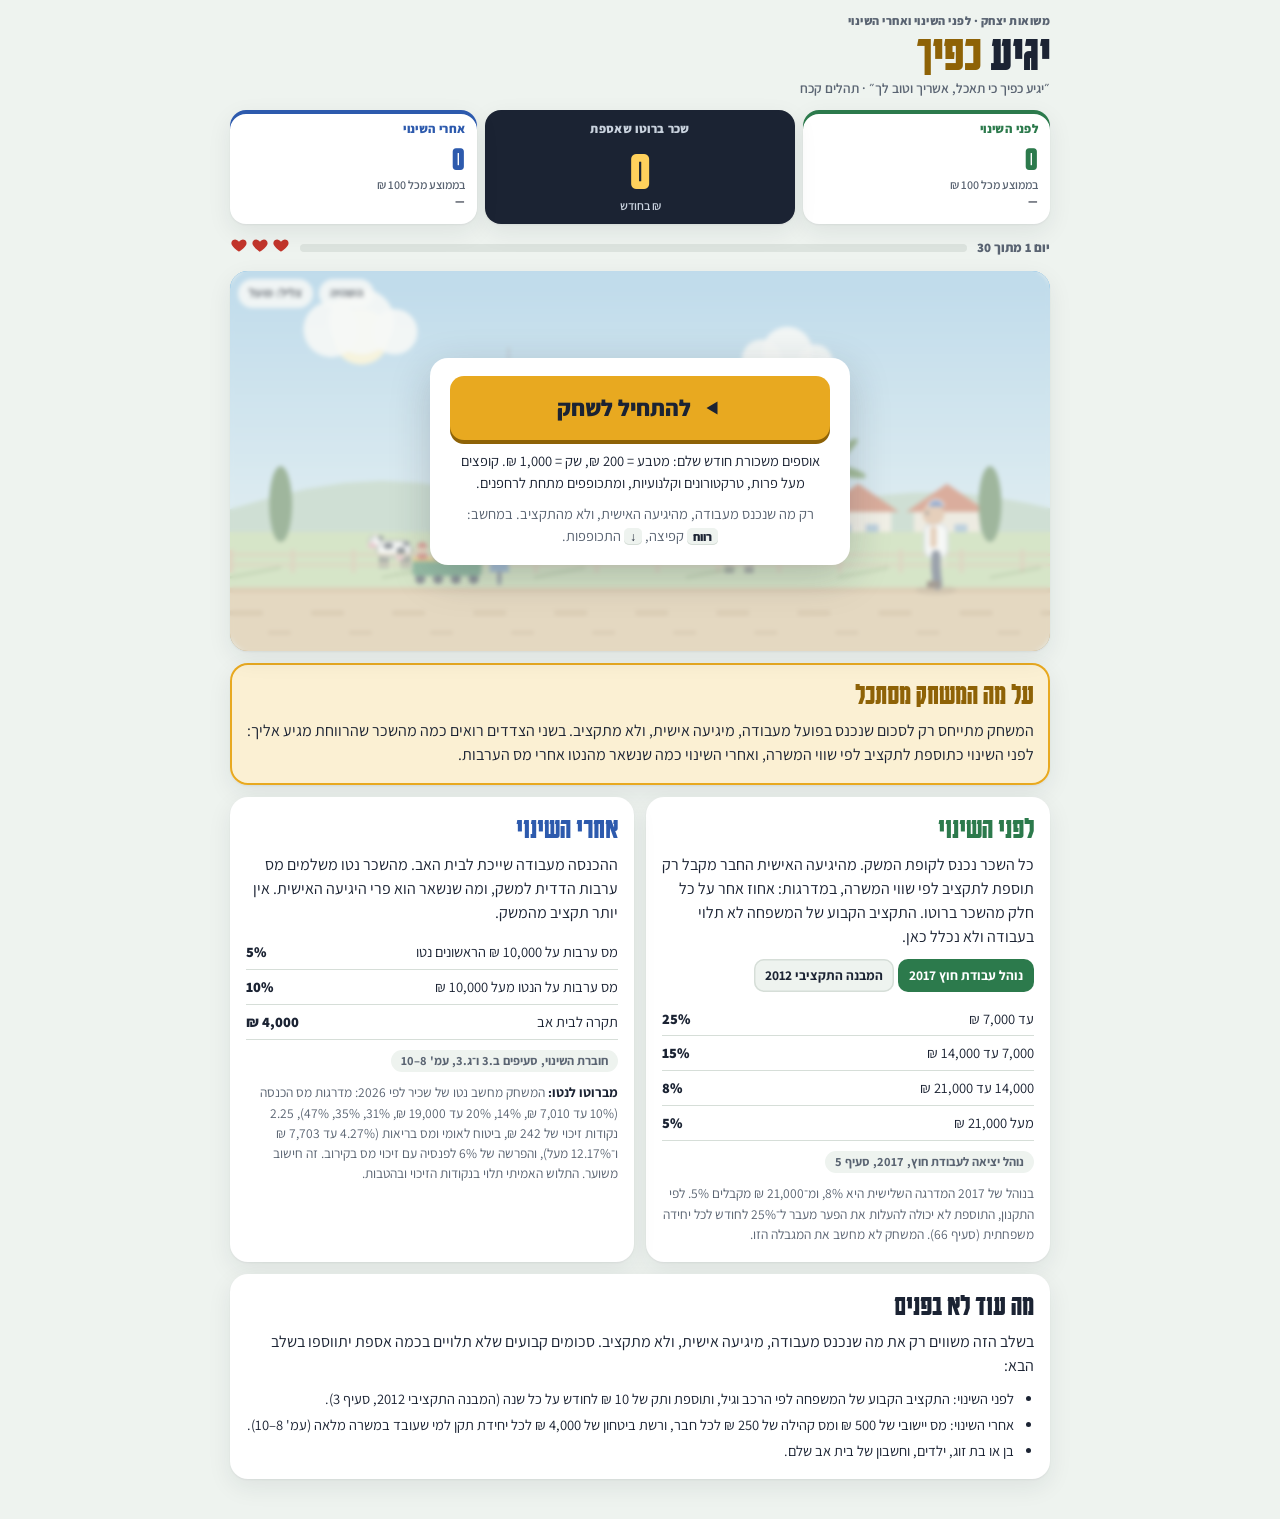
<file: yegia-kapecha/index.html>
<!doctype html>
<html lang="he" dir="rtl">
<head>
<meta charset="utf-8">
<meta name="viewport" content="width=device-width, initial-scale=1, viewport-fit=cover">
<style>[hidden]{display:none!important}img{max-width:100%}body{margin:0}:root{padding-top:env(safe-area-inset-top);padding-bottom:env(safe-area-inset-bottom)}</style>
<title>יגיע כפיך</title>
<link rel="preconnect" href="https://fonts.googleapis.com">
<link rel="preconnect" href="https://fonts.gstatic.com" crossorigin>
<link rel="stylesheet" href="https://fonts.googleapis.com/css2?family=Assistant:wght@400;600;700;800&family=Karantina:wght@400;700&display=swap">
<style>
/* layout: score strip on top (before | collected | after), the running field under it, buttons, then how it is calculated. One committed daytime look. */
:root{
  --page:#EEF3EF; --card:#FFFFFF; --ink:#1B2333; --muted:#5A6472; --line:#D6DED8;
  --old:#2C7A4C; --old-dk:#1D5634; --old-tint:#E3F2E8;
  --new:#2D5AAD; --new-dk:#1E3F7E; --new-tint:#E4ECF8;
  --gold:#E8A920; --gold-dk:#8E6206; --gold-tint:#FBF0D3; --bad:#B0401D;
  --f-display:"Karantina","Assistant","Arial Narrow",sans-serif;
  --f-body:"Assistant","Segoe UI",Arial,sans-serif;
  --shadow:0 1px 2px rgba(27,35,51,.06),0 8px 24px rgba(27,35,51,.08);
  color-scheme:light;
}
body{background:var(--page);color:var(--ink);font-family:var(--f-body);font-size:16px;line-height:1.5;
  padding-left:max(16px,env(safe-area-inset-left,0px));padding-right:max(16px,env(safe-area-inset-right,0px));padding-block:12px 40px}
.wrap{max-width:820px;margin:0 auto;display:flex;flex-direction:column;gap:12px}
h1,h2,h3,p{margin:0}
:focus-visible{outline:3px solid var(--gold);outline-offset:2px}
.top{display:flex;justify-content:space-between;align-items:flex-end;gap:12px;flex-wrap:wrap}
.top .kicker{font-size:12px;font-weight:800;letter-spacing:.04em;color:var(--muted)}
.top h1{font-family:var(--f-display);font-weight:700;font-size:52px;line-height:.85}
.top h1 span{color:var(--gold-dk)}
.verse{font-size:13.5px;font-weight:600;color:var(--muted);margin-top:4px}
.panel.focus{box-shadow:inset 0 0 0 2px var(--gold),var(--shadow);background:var(--gold-tint)}
.panel.focus h3{color:var(--gold-dk)}
.best{font-size:13px;font-weight:700;color:var(--muted)}
.best b{color:var(--ink);font-variant-numeric:tabular-nums}

/* score strip */
.hud{display:grid;grid-template-columns:minmax(0,1fr) minmax(0,1.25fr) minmax(0,1fr);gap:8px;align-items:stretch}
.cell{position:relative;background:var(--card);border-radius:16px;box-shadow:var(--shadow);padding:10px 12px;display:flex;flex-direction:column;gap:2px;min-width:0}
.cell .lbl{font-size:12.5px;font-weight:800;letter-spacing:.03em}
.cell .amt{font-family:var(--f-display);font-weight:700;line-height:.95;font-variant-numeric:tabular-nums;white-space:nowrap}
.cell .sub{font-size:12px;color:var(--muted);font-weight:600;line-height:1.3}
.cell .sub b{color:var(--ink);font-variant-numeric:tabular-nums}
.c-old{box-shadow:inset 0 4px 0 var(--old),var(--shadow)} .c-old .lbl,.c-old .amt{color:var(--old)}
.c-new{box-shadow:inset 0 4px 0 var(--new),var(--shadow)} .c-new .lbl,.c-new .amt{color:var(--new)}
.c-old .amt,.c-new .amt{font-size:36px}
.c-gross{background:var(--ink);color:#fff;align-items:center;text-align:center;justify-content:center}
.c-gross .lbl{color:#C9D2DE}
.c-gross .amt{font-size:58px;color:#FFD15C}
.c-gross .sub{color:#C9D2DE}
.pops{position:absolute;inset:0;pointer-events:none;overflow:hidden;border-radius:16px}
.pop{position:absolute;top:28px;inset-inline-end:10px;font-weight:800;font-size:15px;font-variant-numeric:tabular-nums;animation:pop 1s ease-out forwards}
.c-old .pop{color:var(--old)} .c-new .pop{color:var(--new)}
@keyframes pop{0%{opacity:0;transform:translateY(6px)}15%{opacity:1}100%{opacity:0;transform:translateY(-34px)}}
.month{display:flex;align-items:center;gap:10px;font-size:13px;font-weight:800;color:var(--muted)}
.month .bar{flex:1;height:8px;background:#DCE3DE;border-radius:4px;overflow:hidden}
.month .bar i{display:block;height:100%;width:0;background:var(--gold)}
.hearts{display:flex;gap:3px}
.hearts svg{width:18px;height:18px}
.hearts .off{opacity:.22}

/* stage */
.stage{position:relative;border-radius:18px;overflow:hidden;box-shadow:var(--shadow);background:#BFE0F2;touch-action:none;user-select:none;-webkit-user-select:none}
canvas{display:block;width:100%;height:300px}
.corner{position:absolute;top:8px;left:8px;display:flex;gap:6px;z-index:3}
.corner button{font:inherit;font-size:12.5px;font-weight:800;border:0;border-radius:999px;padding:5px 11px;background:rgba(255,255,255,.88);color:var(--ink);cursor:pointer}
.toast{position:absolute;top:10px;left:50%;transform:translate(-50%,-8px);max-width:min(92%,460px);z-index:2;pointer-events:none;
  background:rgba(255,255,255,.96);border-radius:12px;padding:8px 14px;font-weight:700;font-size:14.5px;line-height:1.35;text-align:center;
  box-shadow:0 6px 20px rgba(27,35,51,.18);opacity:0;transition:opacity .25s,transform .25s}
.toast.on{opacity:1;transform:translate(-50%,0)}
.toast.t-old{box-shadow:inset 0 0 0 2px var(--old),0 6px 20px rgba(27,35,51,.18)}
.toast.t-new{box-shadow:inset 0 0 0 2px var(--new),0 6px 20px rgba(27,35,51,.18)}
.overlay{position:absolute;inset:0;display:grid;place-items:center;padding:12px;z-index:4;background:rgba(238,243,239,.55);-webkit-backdrop-filter:blur(2px);backdrop-filter:blur(2px)}
.ocard{background:var(--card);border-radius:18px;box-shadow:0 12px 40px rgba(27,35,51,.22);padding:18px 20px;max-width:440px;width:100%;display:flex;flex-direction:column;gap:10px;max-height:100%;overflow:auto}
.ocard h2{font-family:var(--f-display);font-weight:700;font-size:42px;line-height:.9}
@media (max-width:640px){.ocard{padding:12px 14px;gap:8px}.ocard h2{font-size:34px}.ocard p{font-size:14px}.go{min-height:46px}.rbox{padding:7px 10px}}
.ocard p{font-size:15px}
.keys{font-size:13px;color:var(--muted)}
.keys kbd{font-family:inherit;font-weight:800;font-size:12px;background:var(--page);border-radius:5px;padding:1px 6px;box-shadow:inset 0 -1px 0 var(--line);color:var(--ink)}
.go{font:inherit;font-weight:800;font-size:18px;border:0;border-radius:14px;min-height:52px;padding:10px 18px;cursor:pointer;background:var(--ink);color:#fff;box-shadow:0 3px 0 rgba(27,35,51,.25)}
.go:active{transform:translateY(2px);box-shadow:0 1px 0 rgba(27,35,51,.25)}
.res{display:grid;grid-template-columns:1fr 1fr;gap:8px}
.rbox{border-radius:12px;padding:10px 12px;display:flex;flex-direction:column;gap:2px}
.rbox.o{background:var(--old-tint)} .rbox.n{background:var(--new-tint)}
.rbox span{font-size:12.5px;font-weight:800}
.rbox.o span{color:var(--old-dk)} .rbox.n span{color:var(--new-dk)}
.rbox b{font-family:var(--f-display);font-size:34px;line-height:1;font-variant-numeric:tabular-nums}
.rbox.o b{color:var(--old)} .rbox.n b{color:var(--new)}
.rbox small{font-size:12.5px;color:var(--muted)}
.per{display:flex;flex-direction:column;gap:6px}
.per .row{display:grid;grid-template-columns:5.5em minmax(0,1fr) 3.4em;gap:8px;align-items:center;font-size:13px;font-weight:700}
.per .track{height:14px;background:var(--page);border-radius:4px;overflow:hidden}
.per .track i{display:block;height:100%;border-radius:4px}
.per .v{text-align:end;font-variant-numeric:tabular-nums}
.small{font-size:12.5px;color:var(--muted)}

/* buttons */
.pad{display:grid;grid-template-columns:1fr 1fr;gap:10px}
.pad button{font:inherit;font-weight:800;font-size:18px;border:0;border-radius:16px;min-height:64px;cursor:pointer;display:flex;align-items:center;justify-content:center;gap:8px;
  background:var(--card);color:var(--ink);box-shadow:var(--shadow),inset 0 -3px 0 rgba(27,35,51,.12);touch-action:none;user-select:none;-webkit-user-select:none}
.pad button.on{background:var(--ink);color:#fff}
.pad svg{width:24px;height:24px;fill:none;stroke:currentColor;stroke-width:2.4;stroke-linecap:round;stroke-linejoin:round}
@media (hover:hover) and (pointer:fine){.pad{display:none}}

/* explanation */
.how{display:grid;grid-template-columns:1fr 1fr;gap:12px}
.panel{background:var(--card);border-radius:18px;box-shadow:var(--shadow);padding-block:16px 18px;padding-inline:16px;display:flex;flex-direction:column;gap:10px;min-width:0}
.panel h3{font-family:var(--f-display);font-weight:700;font-size:30px;line-height:1}
.panel.o h3{color:var(--old)} .panel.n h3{color:var(--new)}
.tbl{display:grid;grid-template-columns:minmax(0,1fr) auto;font-size:14.5px}
.tbl>div{padding-block:6px;border-bottom:1px solid var(--line)}
.tbl>div:nth-child(even){text-align:end;font-weight:800;font-variant-numeric:tabular-nums}
.tbl .hl{background:var(--gold-tint);padding-inline:6px;border-radius:4px}
.cite{align-self:flex-start;font-size:12.5px;font-weight:700;color:var(--muted);background:var(--page);border-radius:999px;padding:2px 10px}
.segs{display:flex;gap:4px;flex-wrap:wrap}
.seg{font:inherit;font-weight:700;font-size:13.5px;border:0;box-shadow:inset 0 0 0 1.5px var(--line);background:var(--page);color:var(--ink);border-radius:10px;padding:6px 11px;cursor:pointer}
.seg[aria-pressed="true"]{background:var(--old);color:#fff;box-shadow:none}
.note{font-size:13.5px;color:var(--muted)}
.note b{color:var(--ink)}
.later{margin:0;padding-inline-start:20px;display:flex;flex-direction:column;gap:4px;font-size:14.5px}
@media (max-width:640px){
  .how{grid-template-columns:1fr}
  .top h1{font-size:44px}
  .hud{gap:6px}
  .cell{padding:8px 9px;border-radius:14px}
  .c-old .amt,.c-new .amt{font-size:27px}
  .c-gross .amt{font-size:42px}
  .cell .lbl{font-size:11.5px}
  .cell .sub{font-size:11px}
  .xs{display:none}
  .res .rbox b{font-size:28px}
}
.go.big{background:var(--gold);color:var(--ink);font-size:23px;min-height:64px;box-shadow:0 4px 0 #8E6206;display:flex;align-items:center;justify-content:center;gap:10px;animation:pulse 1.8s ease-in-out infinite}
.go.big svg{width:22px;height:22px;fill:currentColor}
.go.big:active{box-shadow:0 1px 0 #8E6206}
@keyframes pulse{0%,100%{transform:scale(1)}50%{transform:scale(1.04)}}
.ocard.start{text-align:center;align-items:stretch;max-width:380px}
.ocard.start p{font-size:14.5px}
#ovStart{cursor:pointer}
.endrow{display:grid;grid-template-columns:1.25fr 1fr 1fr;gap:8px}
.endrow .go{min-height:50px;padding:8px 10px;font-size:17px}
.sh{font:inherit;font-weight:800;font-size:15px;border:0;border-radius:14px;min-height:50px;padding:8px 10px;cursor:pointer;display:flex;align-items:center;justify-content:center;gap:6px;text-decoration:none;line-height:1.1}
.sh svg{width:18px;height:18px;flex:none;fill:none;stroke:currentColor;stroke-width:2.2;stroke-linecap:round;stroke-linejoin:round}
.sh.wa{background:#1E9E50;color:#fff}
.sh.cp{background:var(--page);color:var(--ink);box-shadow:inset 0 0 0 1.5px var(--line)}
.copybox{width:100%;font:inherit;font-size:13px;line-height:1.4;border-radius:10px;border:1.5px solid var(--line);padding:8px;resize:none;color:var(--ink);background:var(--card)}
@media (max-width:640px){.top h1{font-size:40px}.top .kicker{font-size:11px}.verse{font-size:12px}.sh{font-size:14px}.endrow .go{font-size:16px}}
/* end page */
.endview{display:flex;flex-direction:column;gap:12px}
.endtop{gap:12px}
.endtop h2{font-family:var(--f-display);font-weight:700;font-size:52px;line-height:.9}
.endtop .esub{font-size:16px}
.endtop .res .rbox b{font-size:40px}
.endbtns{display:grid;grid-template-columns:1fr 1fr;gap:10px}
.go.gold{background:var(--gold);color:var(--ink);box-shadow:0 3px 0 #8E6206}
.go:disabled{opacity:.55;cursor:default}
.sharebox{display:grid;grid-template-columns:minmax(0,240px) minmax(0,1fr);gap:16px;align-items:center}
.sharebox img{width:100%;height:auto;border-radius:14px;box-shadow:0 6px 20px rgba(27,35,51,.16);display:block;-webkit-touch-callout:default}
.sharebox .stxt{display:flex;flex-direction:column;gap:8px}
.log{list-style:none;margin:0;padding:0;display:flex;flex-direction:column;gap:8px}
.log li{display:grid;grid-template-columns:auto minmax(0,1fr);gap:10px;align-items:start;font-size:15px;line-height:1.4}
.log .d{font-size:12px;font-weight:800;border-radius:999px;padding:2px 9px;white-space:nowrap;font-variant-numeric:tabular-nums;margin-top:1px}
.log .k-old .d{background:var(--old-tint);color:var(--old-dk)}
.log .k-new .d{background:var(--new-tint);color:var(--new-dk)}
.log .k-hit .d{background:#FBE8E0;color:var(--bad)}
.log .k-end .d{background:var(--ink);color:#fff}
.calc{display:grid;grid-template-columns:1fr 1fr;gap:12px}
.calc .ctab{border-radius:12px;padding:10px 12px;display:flex;flex-direction:column}
.calc .ctab.o{background:var(--old-tint)} .calc .ctab.n{background:var(--new-tint)}
.calc .ctab b.h{font-size:13px;font-weight:800;margin-bottom:4px}
.calc .ctab.o b.h{color:var(--old-dk)} .calc .ctab.n b.h{color:var(--new-dk)}
.calc .r{display:flex;justify-content:space-between;gap:8px;font-size:14px;padding-block:4px;border-bottom:1px solid rgba(27,35,51,.08)}
.calc .r span:last-child{font-weight:700;font-variant-numeric:tabular-nums;white-space:nowrap}
.calc .r.t{border-bottom:0;font-weight:800}
.calc .r.t span:last-child{font-family:var(--f-display);font-size:26px;line-height:1}
@media (max-width:640px){.sharebox{grid-template-columns:1fr;justify-items:center;text-align:center}.sharebox img{max-width:260px}.calc{grid-template-columns:1fr}.endtop h2{font-size:42px}.endtop .res .rbox b{font-size:32px}}
@media (prefers-reduced-motion:reduce){.pop{animation-duration:.01ms}.toast{transition:none}.go.big{animation:none}}
</style>
</head>
<body>
<div class="wrap" dir="rtl" lang="he">
  <header class="top">
    <div>
      <p class="kicker">משואות יצחק · לפני השינוי ואחרי השינוי</p>
      <h1>יגיע <span>כפיך</span></h1>
      <p class="verse">״יגיע כפיך כי תאכל, אשריך וטוב לך״ · תהלים קכח</p>
    </div>
    <p class="best" id="best" hidden>השיא שלך: <b id="bestV"></b></p>
  </header>

  <div class="hud" aria-live="off">
    <div class="cell c-old">
      <span class="lbl">לפני השינוי</span>
      <span class="amt" id="vOld">0</span>
      <span class="sub" id="sOld">תוספת לתקציב</span>
      <div class="pops" id="pOld"></div>
    </div>
    <div class="cell c-gross">
      <span class="lbl">שכר ברוטו שאספת</span>
      <span class="amt" id="vGross">0</span>
      <span class="sub">₪ בחודש</span>
    </div>
    <div class="cell c-new">
      <span class="lbl">אחרי השינוי</span>
      <span class="amt" id="vNew">0</span>
      <span class="sub" id="sNew">נשאר לך</span>
      <div class="pops" id="pNew"></div>
    </div>
  </div>
  <div class="month"><span id="day">יום 1 מתוך 30</span><span class="bar"><i id="dayBar"></i></span><span class="hearts" id="hearts" aria-label="3 לבבות"></span></div>

  <div class="stage" id="stage">
    <canvas id="cv" aria-label="שדה הריצה: הדמות רצה, קופצת ומתכופפת ואוספת מטבעות"></canvas>
    <div class="corner"><button type="button" id="bPause">השהיה</button><button type="button" id="bMute" aria-pressed="false">צליל: פועל</button></div>
    <div class="toast" id="toast" role="status"></div>
    <div class="overlay" id="ovStart">
      <div class="ocard start">
        <button class="go big" type="button" id="bStart"><svg viewBox="0 0 24 24" aria-hidden="true"><path d="M18 5v14L6 12z"/></svg>להתחיל לשחק</button>
        <p>אוספים משכורת חודש שלם: מטבע = 200 ₪, שק = 1,000 ₪. קופצים מעל פרות, טרקטורונים וקלנועיות, ומתכופפים מתחת לרחפנים.</p>
        <p class="keys">רק מה שנכנס מעבודה, מהיגיעה האישית, ולא מהתקציב. במחשב: <kbd>רווח</kbd> קפיצה, <kbd>↓</kbd> התכופפות.</p>
      </div>
    </div>
    <div class="overlay" id="ovPause" hidden>
      <div class="ocard"><h2>השהיה</h2><button class="go" type="button" id="bResume">להמשיך לרוץ</button></div>
    </div>
  </div>

  <div class="pad">
    <button type="button" id="bJump"><svg viewBox="0 0 24 24" aria-hidden="true"><path d="M12 19V5M6 11l6-6 6 6"/></svg>קפיצה</button>
    <button type="button" id="bDuck"><svg viewBox="0 0 24 24" aria-hidden="true"><path d="M12 5v14M6 13l6 6 6-6"/></svg>התכופפות</button>
  </div>

  <section class="endview" id="endView" hidden aria-live="polite">
    <div class="panel endtop">
      <h2 id="eTitle"></h2>
      <p class="esub" id="eSub"></p>
      <div class="res">
        <div class="rbox o"><span>לפני השינוי</span><b id="eOld"></b><small id="eOldP"></small></div>
        <div class="rbox n"><span>אחרי השינוי</span><b id="eNew"></b><small id="eNewP"></small></div>
      </div>
      <div class="endbtns">
        <button class="go" type="button" id="bAgain">עוד חודש</button>
        <button class="go gold" type="button" id="bShare" disabled>שיתוף התמונה</button>
      </div>
    </div>
    <div class="panel">
      <h3>תמונה לשיתוף</h3>
      <div class="sharebox">
        <img id="shareImg" alt="תמונת סיכום: המשכורת שנאספה, כמה נשאר לפני השינוי וכמה אחרי">
        <div class="stxt"><p id="shareHint" class="note"></p><p id="shareMsg" class="note" role="status"></p></div>
      </div>
    </div>
    <div class="panel">
      <h3>מה קרה בדרך</h3>
      <ol class="log" id="eLog"></ol>
    </div>
    <div class="panel">
      <h3>איך יצא החשבון</h3>
      <div class="calc" id="eCalc"></div>
      <p class="note">רק מה שנכנס מעבודה, מהיגיעה האישית, ולא מהתקציב.</p>
    </div>
  </section>

  <div class="panel focus">
    <h3>על מה המשחק מסתכל</h3>
    <p>המשחק מתייחס רק לסכום שנכנס בפועל מעבודה, מיגיעה אישית, ולא מתקציב. בשני הצדדים רואים כמה מהשכר שהרווחת מגיע אליך: לפני השינוי כתוספת לתקציב לפי שווי המשרה, ואחרי השינוי כמה שנשאר מהנטו אחרי מס הערבות.</p>
  </div>

  <section class="how">
    <div class="panel o">
      <h3>לפני השינוי</h3>
      <p>כל השכר נכנס לקופת המשק. מהיגיעה האישית החבר מקבל רק תוספת לתקציב לפי שווי המשרה, במדרגות: אחוז אחר על כל חלק מהשכר ברוטו. התקציב הקבוע של המשפחה לא תלוי בעבודה ולא נכלל כאן.</p>
      <div class="segs" id="brSel" role="group" aria-label="איזה נוסח מדרגות">
        <button type="button" class="seg" data-v="y2017" aria-pressed="true">נוהל עבודת חוץ 2017</button>
        <button type="button" class="seg" data-v="y2012" aria-pressed="false">המבנה התקציבי 2012</button>
      </div>
      <div class="tbl" id="brTbl"></div>
      <span class="cite" id="brCite"></span>
      <p class="note" id="brNote"></p>
    </div>
    <div class="panel n">
      <h3>אחרי השינוי</h3>
      <p>ההכנסה מעבודה שייכת לבית האב. מהשכר נטו משלמים מס ערבות הדדית למשק, ומה שנשאר הוא פרי היגיעה האישית. אין יותר תקציב מהמשק.</p>
      <div class="tbl">
        <div>מס ערבות על 10,000 ₪ הראשונים נטו</div><div>5%</div>
        <div>מס ערבות על הנטו מעל 10,000 ₪</div><div>10%</div>
        <div>תקרה לבית אב</div><div>4,000 ₪</div>
      </div>
      <span class="cite">חוברת השינוי, סעיפים ב.3 ו־ג.3, עמ' 8–10</span>
      <p class="note"><b>מברוטו לנטו:</b> המשחק מחשב נטו של שכיר לפי 2026: מדרגות מס הכנסה (10% עד 7,010 ₪, 14%, 20% עד 19,000 ₪, 31%, 35%, 47%), 2.25 נקודות זיכוי של 242 ₪, ביטוח לאומי ומס בריאות (4.27% עד 7,703 ₪ ו־12.17% מעל), והפרשה של 6% לפנסיה עם זיכוי מס בקירוב. זה חישוב משוער. התלוש האמיתי תלוי בנקודות הזיכוי ובהטבות.</p>
    </div>
  </section>
  <div class="panel">
    <h3>מה עוד לא בפנים</h3>
    <p>בשלב הזה משווים רק את מה שנכנס מעבודה, מיגיעה אישית, ולא מתקציב. סכומים קבועים שלא תלויים בכמה אספת יתווספו בשלב הבא:</p>
    <ul class="later">
      <li>לפני השינוי: התקציב הקבוע של המשפחה לפי הרכב וגיל, ותוספת ותק של 10 ₪ לחודש על כל שנה (המבנה התקציבי 2012, סעיף 3).</li>
      <li>אחרי השינוי: מס יישובי של 500 ₪ ומס קהילה של 250 ₪ לכל חבר, ורשת ביטחון של 4,000 ₪ לכל יחידת תקן למי שעובד במשרה מלאה (עמ' 8–10).</li>
      <li>בן או בת זוג, ילדים, וחשבון של בית אב שלם.</li>
    </ul>
  </div>
</div>

<script>
(function(){
const $=id=>document.getElementById(id);
const fmt=n=>Math.round(n).toLocaleString('he-IL');

/* ---------- the rules ---------- */
const OLD={
  y2017:{br:[[7000,.25],[14000,.15],[21000,.08],[Infinity,.05]],cite:"נוהל יציאה לעבודת חוץ, 2017, סעיף 5",
    note:"בנוהל של 2017 המדרגה השלישית היא 8%, ומ־21,000 ₪ מקבלים 5%."},
  y2012:{br:[[7000,.25],[14000,.15],[21000,.15],[28000,.08],[Infinity,.05]],cite:"שינוי המבנה התקציבי, הצבעה בקלפי 12.2.12, סעיף 1.1.1",
    note:"בהחלטה של 2012 יש חמש מדרגות: 15% עד 21,000 ₪, 8% עד 28,000 ₪, ו־5% מעליהם."}
};
let BR='y2017';
try{const s=localStorage.getItem('hachodesh-br');if(s&&OLD[s])BR=s;}catch(e){}
const prog=(g,b)=>{let p=0,s=0;for(const [c,r] of b){if(g>p)s+=(Math.min(g,c)-p)*r;p=c;}return s;};
const rateAt=(g,b)=>{for(const [c,r] of b)if(g<c)return r;return b[b.length-1][1];};
const oldOf=g=>prog(g,OLD[BR].br);
const TAX=[[7010,.10],[10060,.14],[19000,.20],[25100,.31],[46690,.35],[60130,.47],[Infinity,.50]];
function netOf(g){
  const bl=Math.min(g,7703)*.0427+Math.max(0,Math.min(g,51910)-7703)*.1217, pen=.06*g;
  const tax=Math.max(0,prog(g,TAX)-2.25*242-.35*Math.min(pen,.07*Math.min(g,9700)));
  return g-bl-pen-tax;
}
const ervut=n=>Math.min(4000,.05*Math.min(n,1e4)+.10*Math.max(0,n-1e4));
const newOf=g=>{const n=netOf(g);return n-ervut(n);};

/* ---------- canvas setup ---------- */
const cv=$('cv'), ctx=cv.getContext('2d'), stage=$('stage');
const LH=300, GY=250;
let W=480, scale=1, dpr=1;
const P={x:400,y:GY,vy:0,ground:true,duckHold:false,duckT:0,duck:false,run:0,jumpBuf:0};
function resize(){
  const cssW=stage.clientWidth, cssH=Math.round(Math.max(270,Math.min(380,cssW*.6)));
  cv.style.height=cssH+'px';scale=cssH/LH;W=cssW/scale;dpr=Math.min(2,window.devicePixelRatio||1);
  cv.width=Math.round(cssW*dpr);cv.height=Math.round(cssH*dpr);P.x=W-Math.min(90,W*.18);
}
window.addEventListener('resize',()=>{resize();draw(0);});

/* ---------- sound ---------- */
let AC=null, muted=false;
function ac(){if(muted)return null;try{if(!AC)AC=new (window.AudioContext||window.webkitAudioContext)();if(AC.state==='suspended')AC.resume();}catch(e){AC=null;}return AC;}
function tone(f,d,v,type,delay,f2){const a=ac();if(!a)return;const t=a.currentTime+(delay||0),o=a.createOscillator(),g=a.createGain();o.type=type||'sine';
  o.frequency.setValueAtTime(f,t);if(f2)o.frequency.exponentialRampToValueAtTime(f2,t+d);g.gain.setValueAtTime(.0001,t);g.gain.exponentialRampToValueAtTime(v,t+.01);
  g.gain.exponentialRampToValueAtTime(.0001,t+d);o.connect(g);g.connect(a.destination);o.start(t);o.stop(t+d+.05);}
const sCoin=()=>{tone(1320,.08,.07,'square');tone(1760,.12,.06,'square',.06);};
const sBag=()=>{[880,1100,1320,1760].forEach((f,i)=>tone(f,.12,.06,'square',i*.05));};
const sJump=()=>tone(380,.16,.06,'triangle',0,760);
const sHit=()=>{tone(160,.25,.18,'sawtooth',0,60);};
const sStep=()=>{[660,880,1320].forEach((f,i)=>tone(f,.25,.07,'sine',i*.09));};

/* ---------- game state ---------- */
const DAYS=30, DAY=2.2, MONTH=DAYS*DAY;
let S=null, mode='ready', last=0, raf=0;
const D={g:0,o:0,n:0};
function fresh(){
  return {t:0,speed:250,gross:0,lives:3,inv:0,coins:[],obs:[],fx:[],gapLeft:120,off:0,crossed:{},shake:0,endReason:'',taken:0,bags:0,hits:0,endAt:0,log:[],share:null,
    lane:[{kind:'gan',x:W*.3},{kind:'old',x:-60,woman:true}],laneT:6};
}
S=fresh();

/* patterns: d = distance ahead of the pattern start (0 reaches the runner first) */
function patCoinsRow(x0,y,n){for(let i=0;i<n;i++)S.coins.push({x:x0-i*30,y,kind:'c',ph:Math.random()*6});return (n-1)*30+20;}
const OW={hay:46,crates:40,cow:66};
function patArc(x0,h,ob){
  const w=OW[ob];
  S.obs.push({x:x0-150-w/2,w,type:ob,hit:false,flip:Math.random()<.5});
  for(let i=0;i<7;i++){const t=i/6,cx=x0-40-t*220;const y=GY-26-Math.sin(t*Math.PI)*h;S.coins.push({x:cx,y,kind:'c',ph:i});}
  return 280;
}
function patDrone(x0){
  const w=58;S.obs.push({x:x0-120-w,w,type:'drone',hit:false});
  for(let i=0;i<5;i++)S.coins.push({x:x0-70-i*30,y:GY-15,kind:'c',ph:i});
  return 230;
}
function patBag(x0){
  for(let i=0;i<3;i++)S.coins.push({x:x0-i*30,y:GY-22,kind:'c',ph:i});
  S.coins.push({x:x0-150,y:GY-138,kind:'b',ph:0});
  for(let i=0;i<3;i++)S.coins.push({x:x0-210-i*30,y:GY-22,kind:'c',ph:i});
  return 290;
}
function patATV(x0){ // drives toward the runner, so it gets a head start
  const s=x0-300;S.obs.push({x:s-58,w:58,type:'atv',vx:125,hit:false});
  for(let i=0;i<5;i++)S.coins.push({x:s-150-i*30,y:GY-22,kind:'c',ph:i});
  return 300+58+150+150;
}
function patScooter(x0){
  const s=x0-120;S.obs.push({x:s-48,w:48,type:'scooter',vx:45,hit:false,woman:Math.random()<.5});
  for(let i=0;i<4;i++)S.coins.push({x:s-120-i*30,y:GY-22,kind:'c',ph:i});
  return 120+48+120+120;
}
function patHigh(x0){for(let i=0;i<5;i++)S.coins.push({x:x0-i*28,y:GY-108-Math.sin(i/4*Math.PI)*18,kind:'c',ph:i});return 140;}
function patDouble(x0){
  S.obs.push({x:x0-40,w:44,type:'hay',hit:false});
  S.obs.push({x:x0-300,w:58,type:'drone',hit:false});
  for(let i=0;i<4;i++)S.coins.push({x:x0+24-i*28,y:GY-112-Math.sin(i/3*Math.PI)*14,kind:'c',ph:i});
  for(let i=0;i<4;i++)S.coins.push({x:x0-250-i*28,y:GY-15,kind:'c',ph:i});
  return 380;
}
function spawn(x0){
  const p=S.t/MONTH, r=Math.random();
  let len;
  if(r<.14-p*.06)len=patCoinsRow(x0,GY-22,5+Math.floor(Math.random()*4));
  else if(r<.26)len=patArc(x0,118,Math.random()<.5?'hay':'crates');
  else if(r<.40)len=patArc(x0,124,'cow');
  else if(r<.52)len=patDrone(x0);
  else if(r<.62)len=patBag(x0);
  else if(r<.69)len=patHigh(x0);
  else if(r<.80)len=patScooter(x0);
  else if(r<.90)len=p>.12?patATV(x0):patArc(x0,124,'cow');
  else if(p>.25)len=patDouble(x0);
  else len=patArc(x0,118,'hay');
  S.gapLeft+=len+Math.max(70,190-p*110)+Math.random()*90;
}

/* ---------- HUD ---------- */
const HEART='<svg viewBox="0 0 24 24"><path d="M12 21s-7.5-4.6-9.6-9.2C.9 8.4 3 4.5 6.7 4.5c2.1 0 3.6 1.2 5.3 3.1 1.7-1.9 3.2-3.1 5.3-3.1 3.7 0 5.8 3.9 4.3 7.3C19.5 16.4 12 21 12 21z" fill="#C2352B"/></svg>';
function hearts(){$('hearts').innerHTML=[0,1,2].map(i=>`<span class="${i<S.lives?'':'off'}">${HEART}</span>`).join('');$('hearts').setAttribute('aria-label',S.lives+' לבבות');}
function marg(){
  const g=S.gross;
  const av=v=>g>0?`<b>${Math.round(v/g*100)} ₪</b>`:'<b>—</b>';
  $('sOld').innerHTML=`בממוצע מכל 100 ₪<br>${av(oldOf(g))}`;
  $('sNew').innerHTML=`בממוצע מכל 100 ₪<br>${av(newOf(g))}`;
}
const popS={};
function pop(id,v){const now=performance.now();let st=popS[id];
  if(!(st&&now-st.t<450&&st.el.isConnected)){st={v:0,el:document.createElement('span')};st.el.className='pop';st.el.dir='ltr';$(id).appendChild(st.el);popS[id]=st;}
  st.v+=v;st.t=now;st.el.textContent='+'+fmt(st.v);st.el.style.animation='none';void st.el.offsetWidth;st.el.style.animation='';
  clearTimeout(st.to);const el=st.el;st.to=setTimeout(()=>el.remove(),1000);}
let toastQ=[], toastOn=false;
function logIt(k,t){S.log.push({d:Math.min(DAYS,Math.floor(S.t/DAY)+1),k,t});}
function toast(txt,cls){logIt(cls==='t-old'?'old':cls==='t-new'?'new':'hit',txt);toastQ.push([txt,cls]);if(!toastOn)nextToast();}
function nextToast(){const t=toastQ.shift();if(!t){toastOn=false;return;}toastOn=true;const el=$('toast');el.textContent=t[0];el.className='toast on '+(t[1]||'');
  setTimeout(()=>{el.className='toast '+(t[1]||'');setTimeout(nextToast,280);},2600);}
function checkCross(prev,now){
  const br=OLD[BR].br;
  for(let i=0;i<br.length-1;i++){const c=br[i][0];if(prev<c&&now>=c&&!S.crossed['o'+c]){S.crossed['o'+c]=1;
    toast(`עברת ${fmt(c)} ₪ ברוטו: לפני השינוי מקבלים מעכשיו ${Math.round(br[i+1][1]*100)}% מכל שקל`,'t-old');sStep();}}
  const np=netOf(prev), nn=netOf(now);
  if(np<10000&&nn>=10000&&!S.crossed.n10){S.crossed.n10=1;toast('הנטו עבר 10,000 ₪: אחרי השינוי מס הערבות עולה מ־5% ל־10%','t-new');}
  if(ervut(nn)>=4000&&!S.crossed.ncap){S.crossed.ncap=1;toast('הגעת לתקרת מס הערבות, 4,000 ₪: מעכשיו לא משלמים עליו יותר','t-new');}
}

/* ---------- input ---------- */
function jump(){if(mode==='ready'||(mode==='over'&&performance.now()-S.endAt>900)){start();return;}if(mode!=='run')return;ac();if(P.ground){P.vy=-790;P.ground=false;P.duckT=0;sJump();}else P.jumpBuf=.12;}
function duckOn(){if(mode!=='run')return;P.duckHold=true;P.duckT=Math.max(P.duckT,.45);$('bDuck').classList.add('on');}
function duckOff(){P.duckHold=false;$('bDuck').classList.remove('on');}
document.addEventListener('keydown',e=>{
  if(e.target.closest&&e.target.closest('button')&&(e.key===' '||e.key==='Enter'))return;
  if([' ','ArrowUp','w','W'].includes(e.key)){e.preventDefault();jump();}
  else if(['ArrowDown','s','S'].includes(e.key)){e.preventDefault();duckOn();}
  else if(e.key==='p'||e.key==='P'||e.key==='Escape'){if(mode==='run')pause();else if(mode==='paused')resume();}
});
document.addEventListener('keyup',e=>{if(['ArrowDown','s','S'].includes(e.key))duckOff();});
const bJ=$('bJump'), bD=$('bDuck');
bJ.addEventListener('pointerdown',e=>{e.preventDefault();bJ.classList.add('on');jump();});
['pointerup','pointerleave','pointercancel'].forEach(t=>bJ.addEventListener(t,()=>bJ.classList.remove('on')));
bD.addEventListener('pointerdown',e=>{e.preventDefault();duckOn();});
['pointerup','pointerleave','pointercancel'].forEach(t=>bD.addEventListener(t,duckOff));
let ty=null;
cv.addEventListener('pointerdown',e=>{ty=e.clientY;});
cv.addEventListener('pointerup',e=>{if(ty===null)return;const dy=e.clientY-ty;ty=null;if(dy>28){P.duckT=.6;}else jump();});

/* ---------- flow ---------- */
function start(){
  ac();S=fresh();D.g=D.o=D.n=0;P.y=GY;P.vy=0;P.ground=true;P.duckT=0;P.duckHold=false;
  $('ovStart').hidden=true;$('ovPause').hidden=true;$('endView').hidden=true;stage.hidden=false;document.querySelector('.pad').hidden=false;resize();
  mode='run';hearts();marg();last=performance.now();cancelAnimationFrame(raf);raf=requestAnimationFrame(loop);
  const padEl=document.querySelector('.pad'), tgt=getComputedStyle(padEl).display!=='none'?padEl:stage;
  if(tgt.getBoundingClientRect().bottom>window.innerHeight||stage.getBoundingClientRect().top<0){try{document.querySelector('.hud').scrollIntoView({behavior:'smooth',block:'start'});}catch(e){}}
}
function pause(){if(mode!=='run')return;mode='paused';$('ovPause').hidden=false;$('bPause').textContent='להמשיך';$('bResume').focus();}
function resume(){if(mode!=='paused')return;$('ovPause').hidden=true;$('bPause').textContent='השהיה';mode='run';last=performance.now();raf=requestAnimationFrame(loop);}
document.addEventListener('visibilitychange',()=>{if(document.hidden)pause();});
$('bStart').onclick=e=>{e.stopPropagation();start();};$('ovStart').onclick=start;$('bResume').onclick=resume;$('bPause').onclick=()=>{mode==='run'?pause():resume();};
$('bMute').onclick=()=>{muted=!muted;$('bMute').textContent=muted?'צליל: כבוי':'צליל: פועל';$('bMute').setAttribute('aria-pressed',String(muted));};

const ONAME={hay:'חבילת חציר',crates:'ארגזים',cow:'פרה',drone:'רחפן',atv:'טרקטורון',scooter:'קלנועית'};
function end(reason){
  mode='over';S.endReason=reason;S.endAt=performance.now();
  const g=S.gross,o=oldOf(g),n=newOf(g);D.g=g;D.o=o;D.n=n;paintHud();
  let best=0;try{best=+(localStorage.getItem('hachodesh-best')||0);if(g>best){localStorage.setItem('hachodesh-best',String(g));}}catch(e){}
  const isBest=g>best&&g>0;showBest();
  const day=Math.min(DAYS,Math.floor(S.t/DAY)+1);S.endDay=day;
  const p100=v=>g?Math.round(v/g*100):0;
  logIt('end',reason==='month'?'סוף החודש. סיימת את כל 30 הימים.':'נגמרו הלבבות ונפסלת.');
  $('eTitle').textContent=reason==='month'?'סוף החודש':`נפסלת ביום ${day}`;
  $('eSub').innerHTML=`אספת <b>${fmt(g)} ₪</b> ברוטו${isBest?' · שיא חדש!':''}`;
  $('eOld').textContent=fmt(o);$('eNew').textContent=fmt(n);
  const mo=Math.round(rateAt(g,OLD[BR].br)*100), mn=Math.round(newOf(g+100)-newOf(g));
  $('eOldP').innerHTML=`בממוצע ${p100(o)} ₪ מכל 100<br>מ־100 ₪ נוספים: ${mo} ₪`;$('eNewP').innerHTML=`בממוצע ${p100(n)} ₪ מכל 100<br>מ־100 ₪ נוספים: ${mn} ₪`;
  // what happened on the way
  const lg=S.log.filter(x=>x.k!=='end');
  $('eLog').innerHTML=(lg.length?'':`<li class="k-new"><span class="d">טיפ</span><span>הפעם לא עברת אף מדרגה. ב־7,000 ₪ ברוטו מתחילה המדרגה השנייה לפני השינוי.</span></li>`)+
    S.log.map(x=>`<li class="k-${x.k}"><span class="d">${x.k==='end'&&reason==='month'?'יום 30':'יום '+x.d}</span><span>${x.t}</span></li>`).join('');
  // the arithmetic
  const br=OLD[BR].br;let prev=0,rowsO='';
  for(const [c,r] of br){if(g<=prev)break;const part=Math.min(g,c)-prev;rowsO+=`<div class="r"><span>${Math.round(r*100)}% על ${fmt(part)} ₪</span><span>${fmt(part*r)}</span></div>`;prev=c;}
  const np=netParts(g), ev=ervut(np.net);
  $('eCalc').innerHTML=`<div class="ctab o"><b class="h">לפני השינוי: תוספת לתקציב לפי מדרגות</b>${rowsO||'<div class="r"><span>לא נאסף שכר</span><span>0</span></div>'}
      <div class="r t"><span>תוספת לתקציב</span><span>${fmt(o)}</span></div></div>
    <div class="ctab n"><b class="h">אחרי השינוי: נטו פחות מס ערבות</b>
      <div class="r"><span>ברוטו</span><span>${fmt(g)}</span></div>
      <div class="r"><span>מס הכנסה (משוער)</span><span dir="ltr">−${fmt(np.tax)}</span></div>
      <div class="r"><span>ביטוח לאומי ובריאות</span><span dir="ltr">−${fmt(np.bl)}</span></div>
      <div class="r"><span>פנסיה 6%</span><span dir="ltr">−${fmt(np.pen)}</span></div>
      <div class="r"><span>נטו</span><span>${fmt(np.net)}</span></div>
      <div class="r"><span>מס ערבות הדדית</span><span dir="ltr">−${fmt(ev)}</span></div>
      <div class="r t"><span>נשאר לך</span><span>${fmt(n)}</span></div></div>`;
  stage.hidden=true;document.querySelector('.pad').hidden=true;$('endView').hidden=false;
  try{$('endView').scrollIntoView({behavior:'smooth',block:'start'});}catch(e){}
  $('bShare').disabled=true;$('shareMsg').textContent='';shareLabel();
  makeShare().then(()=>{$('bShare').disabled=false;});
  $('bAgain').focus({preventScroll:true});
}
const HOSTED=/^https?:$/.test(location.protocol)&&window.top===window.self;
const SHARE_URL=HOSTED?location.origin+location.pathname:'';
let DL=null;
try{if(window.claude&&typeof window.claude.use==='function')window.claude.use('downloads').then(d=>{DL=d;shareLabel();}).catch(()=>{});}catch(e){}
function canShareFiles(){try{return HOSTED&&!!navigator.canShare&&S.share&&navigator.canShare({files:[S.share.file]});}catch(e){return false;}}
const coarse=window.matchMedia&&window.matchMedia('(pointer:coarse)').matches;
function shareLabel(){
  const native=HOSTED&&!!navigator.share&&coarse;
  $('bShare').textContent=native?'שיתוף התמונה':DL?'שמירת התמונה':HOSTED?'הורדת התמונה':'העתקת התמונה';
  $('shareHint').textContent=native?'הכפתור פותח את תפריט השיתוף של הטלפון, משם אפשר לשלוח בוואטסאפ.'
    :DL?'הכפתור שומר את התמונה. בטלפון אפשר גם ללחוץ לחיצה ארוכה על התמונה כדי לשמור או לשתף.'
    :'בטלפון: לחיצה ארוכה על התמונה כדי לשמור או לשתף. במחשב: הכפתור מעתיק את התמונה, ואפשר להדביק אותה בוואטסאפ.';
}
const fontsReady=(()=>{try{return Promise.race([Promise.all(['700 120px Karantina','800 34px Assistant','600 30px Assistant'].map(f=>document.fonts.load(f))),new Promise(r=>setTimeout(r,1500))]).catch(()=>{});}catch(e){return Promise.resolve();}})();
function netParts(g){
  const bl=Math.min(g,7703)*.0427+Math.max(0,Math.min(g,51910)-7703)*.1217, pen=.06*g;
  const tax=Math.max(0,prog(g,TAX)-2.25*242-.35*Math.min(pen,.07*Math.min(g,9700)));
  return {bl,pen,tax,net:g-bl-pen-tax};
}
function makeShare(){
  return fontsReady.then(()=>new Promise(res=>{
    const c=document.createElement('canvas');c.width=1080;c.height=1350;const x=c.getContext('2d');
    const g=S.gross,o=oldOf(g),n=newOf(g),p=v=>g?Math.round(v/g*100):0;
    const R=(X,Y,w,h,r)=>{x.beginPath();x.moveTo(X+r,Y);x.arcTo(X+w,Y,X+w,Y+h,r);x.arcTo(X+w,Y+h,X,Y+h,r);x.arcTo(X,Y+h,X,Y,r);x.arcTo(X,Y,X+w,Y,r);x.closePath();};
    const T=(t,X,Y,font,col,al)=>{x.font=font;x.fillStyle=col;x.textAlign=al||'center';x.direction='rtl';x.fillText(t,X,Y);};
    const AMT=(num,cx,Y,size,col,maxW)=>{const ns=fmt(num);x.direction='ltr';let w1,w2,gap,tot;
      for(;;){x.font=`700 ${size}px Karantina, Assistant, sans-serif`;w1=x.measureText(ns).width;x.font=`800 ${Math.round(size*.42)}px Assistant, sans-serif`;w2=x.measureText('₪').width;gap=size*.08;tot=w1+gap+w2;
        if(!maxW||tot<=maxW||size<40)break;size-=6;}
      const left=cx-tot/2;
      x.fillStyle=col;x.textAlign='left';x.fillText('₪',left,Y);x.font=`700 ${size}px Karantina, Assistant, sans-serif`;x.fillText(ns,left+w2+gap,Y);};
    x.fillStyle='#EEF3EF';x.fillRect(0,0,1080,1350);
    x.lineWidth=70;x.strokeStyle='#4A6FB5';x.beginPath();x.arc(1110,-40,250,0,7);x.stroke();
    x.strokeStyle='#9DBB84';x.lineWidth=60;x.beginPath();x.arc(-30,1390,220,0,7);x.stroke();
    x.save();x.shadowColor='rgba(27,35,51,.16)';x.shadowBlur=50;x.shadowOffsetY=18;x.fillStyle='#FFFFFF';R(80,150,920,1080,56);x.fill();x.restore();
    x.fillStyle='#B07A10';x.beginPath();x.arc(540,150,74,0,7);x.fill();x.fillStyle='#F2BE3A';x.beginPath();x.arc(540,150,62,0,7);x.fill();
    T('₪',540,176,'800 70px Assistant, sans-serif','#8E6206');
    T('יגיע כפיך',540,335,'700 104px Karantina, Assistant, sans-serif','#1B2333');
    T('משואות יצחק · לפני השינוי ואחרי השינוי',540,390,'600 32px Assistant, sans-serif','#5A6472');
    x.strokeStyle='#D6DED8';x.lineWidth=3;x.setLineDash([14,12]);x.beginPath();x.moveTo(150,440);x.lineTo(930,440);x.stroke();x.setLineDash([]);
    T('המשכורת שאספתי החודש',540,510,'700 36px Assistant, sans-serif','#5A6472');
    AMT(g,540,670,180,'#1B2333',820);
    const chip=S.endReason==='month'?'גמרתי את כל החודש!':`החזקתי ${S.endDay} ימים`;
    x.font='800 32px Assistant, sans-serif';const cw=x.measureText(chip).width+56;x.fillStyle='#FBF0D3';R(540-cw/2,705,cw,58,29);x.fill();T(chip,540,745,'800 32px Assistant, sans-serif','#8E6206');
    [[560,'#E3F2E8','#1D5634','#2C7A4C','לפני השינוי',o],[120,'#E4ECF8','#1E3F7E','#2D5AAD','אחרי השינוי',n]].forEach(([bx,bg,lc,ac,lab,v])=>{
      x.fillStyle=bg;R(bx,800,400,280,36);x.fill();
      T(lab,bx+200,868,'800 38px Assistant, sans-serif',lc);
      AMT(v,bx+200,1000,128,ac,350);
      T(`${p(v)} ₪ מכל 100`,bx+200,1052,'600 32px Assistant, sans-serif','#5A6472');});
    T('רק מהיגיעה האישית, בלי התקציב',540,1140,'700 34px Assistant, sans-serif','#1B2333');
    T(BR==='y2017'?'לפני: מדרגות נוהל 2017 · אחרי: טיוטת חוברת השינוי':'לפני: מדרגות 2012 · אחרי: טיוטת חוברת השינוי',540,1186,'600 26px Assistant, sans-serif','#5A6472');
    if(SHARE_URL)T(SHARE_URL.replace(/^https?:\/\//,''),540,1295,'700 30px Assistant, sans-serif','#1B2333');
    $('shareImg').src=c.toDataURL('image/png');
    c.toBlob(b=>{S.share=b?{blob:b,file:new File([b],'yegia-kapecha.png',{type:'image/png'})}:null;res();},'image/png');
  }));
}
function shareMsg(t){$('shareMsg').textContent=t;}
function shareResult(){
  const sh=S.share;if(!sh){shareMsg('התמונה עוד בהכנה, נסו שוב בעוד רגע.');return;}
  if(HOSTED&&navigator.share&&coarse&&canShareFiles()){
    navigator.share({files:[sh.file],title:'יגיע כפיך',text:SHARE_URL?'כמה נשאר מהמשכורת לפני השינוי ואחריו? נסו בעצמכם: '+SHARE_URL:''})
      .catch(err=>{if(err&&err.name!=='AbortError')shareMsg('השיתוף לא עבד. אפשר ללחוץ לחיצה ארוכה על התמונה ולשמור אותה.');});return;}
  if(DL){DL.save({filename:'yegia-kapecha.png',data:sh.blob}).then(()=>shareMsg('התמונה נשמרה.'),err=>{
      if(err&&err.code==='declined')return;shareMsg('לא הצלחנו לשמור כאן. בטלפון אפשר ללחוץ לחיצה ארוכה על התמונה.');});return;}
  if(HOSTED){const a=document.createElement('a');a.href=URL.createObjectURL(sh.blob);a.download='yegia-kapecha.png';document.body.appendChild(a);a.click();setTimeout(()=>{URL.revokeObjectURL(a.href);a.remove();},1500);shareMsg('התמונה ירדה למחשב.');return;}
  try{navigator.clipboard.write([new ClipboardItem({'image/png':sh.blob})]).then(()=>shareMsg('התמונה הועתקה. אפשר להדביק אותה בוואטסאפ.'),()=>shareMsg('לא הצלחנו להעתיק כאן. לחצו לחיצה ימנית או ארוכה על התמונה כדי לשמור אותה.'));}
  catch(e){shareMsg('לא הצלחנו להעתיק כאן. לחצו לחיצה ימנית או ארוכה על התמונה כדי לשמור אותה.');}
}
$('bAgain').onclick=start;$('bShare').onclick=shareResult;
function showBest(){try{const b=+(localStorage.getItem('hachodesh-best')||0);if(b>0){$('best').hidden=false;$('bestV').textContent=fmt(b)+' ₪';}}catch(e){}}

/* ---------- update ---------- */
function boxP(){return P.duck?{l:P.x-17,r:P.x+17,t:P.y-34,b:P.y}:{l:P.x-11,r:P.x+11,t:P.y-62,b:P.y};}
function boxO(o){
  if(o.type==='drone')return {l:o.x+6,r:o.x+o.w-6,t:GY-170,b:GY-44};
  if(o.type==='cow')return {l:o.x+6,r:o.x+o.w-6,t:GY-40,b:GY};
  if(o.type==='atv')return {l:o.x+4,r:o.x+o.w-4,t:GY-42,b:GY};
  if(o.type==='scooter')return {l:o.x+3,r:o.x+o.w-3,t:GY-46,b:GY};
  const h=o.type==='crates'?58:34;return {l:o.x+5,r:o.x+o.w-5,t:GY-h+4,b:GY};
}
const hitBox=(a,b)=>a.l<b.r&&a.r>b.l&&a.t<b.b&&a.b>b.t;
function update(dt){
  S.t+=dt;
  if(S.t>=MONTH){S.t=MONTH;end('month');return;}
  const p=S.t/MONTH;S.speed=250+160*p;const dx=S.speed*dt;
  S.off+=dx;S.gapLeft-=dx;
  while(S.gapLeft<=0){spawn(-30+S.gapLeft);}
  S.coins.forEach(c=>c.x+=dx);S.obs.forEach(o=>o.x+=dx+(o.vx||0)*dt);S.lane.forEach(l=>l.x+=dx*.42);
  S.laneT-=dt;if(S.laneT<=0){S.laneT=5+Math.random()*5;S.lane.push(Math.random()<.55?{kind:'gan',x:-120}:{kind:'old',x:-70,woman:Math.random()<.5});}
  S.lane=S.lane.filter(l=>l.x<W+140);S.fx.forEach(f=>{f.x+=dx*.6;f.y-=40*dt;f.a-=dt*1.4;});
  S.coins=S.coins.filter(c=>c.x<W+60&&!c.gone);S.obs=S.obs.filter(o=>o.x<W+80);S.fx=S.fx.filter(f=>f.a>0);
  // player
  if(!P.ground){P.vy+=2300*dt+(P.duckHold?2600*dt:0);P.y+=P.vy*dt;if(P.y>=GY){P.y=GY;P.vy=0;P.ground=true;if(P.jumpBuf>0){P.jumpBuf=0;jump();}}}
  P.jumpBuf=Math.max(0,P.jumpBuf-dt);P.duckT=Math.max(0,P.duckT-dt);
  P.duck=P.ground&&(P.duckHold||P.duckT>0);P.run+=dt*S.speed/30;
  S.inv=Math.max(0,S.inv-dt);S.shake=Math.max(0,S.shake-dt);
  const pb=boxP();
  for(const o of S.obs){if(!o.hit&&S.inv<=0&&hitBox(pb,boxO(o))){o.hit=true;S.lives--;S.hits++;S.inv=1.4;S.shake=.3;sHit();hearts();logIt('hit',`נתקלת ב${ONAME[o.type]}. ${S.lives===2?'נשארו 2 לבבות':S.lives===1?'נשאר לב אחד':'נגמרו הלבבות'}`);S.fx.push({x:P.x,y:P.y-80,a:1.2,t:o.type==='cow'?'מוּ!':'אוּפְס!',c:'#B0401D'});
    if(S.lives<=0){end('lives');return;}}}
  const grab={l:pb.l-8,r:pb.r+8,t:pb.t-8,b:pb.b+4};
  for(const c of S.coins){
    const r=c.kind==='b'?14:9;
    if(!c.gone&&c.x+r>grab.l&&c.x-r<grab.r&&c.y+r>grab.t&&c.y-r<grab.b){
      c.gone=true;const v=c.kind==='b'?1000:200, g0=S.gross, g1=g0+v;
      const dO=oldOf(g1)-oldOf(g0), dN=newOf(g1)-newOf(g0);S.gross=g1;
      if(c.kind==='b'){S.bags++;sBag();}else{S.taken++;sCoin();}
      S.fx.push({x:c.x,y:c.y-12,a:1,t:'+'+fmt(v)});
      pop('pOld',dO);pop('pNew',dN);
      checkCross(g0,g1);marg();
    }
  }
}

/* ---------- drawing ---------- */
function rr(x,y,w,h,r){ctx.beginPath();ctx.moveTo(x+r,y);ctx.arcTo(x+w,y,x+w,y+h,r);ctx.arcTo(x+w,y+h,x,y+h,r);ctx.arcTo(x,y+h,x,y,r);ctx.arcTo(x,y,x+w,y,r);ctx.closePath();}
function layer(period,f,fn){const o=((S.off*f)%period+period)%period;for(let base=-period;base<W+period;base+=period)fn(base+o);}
function scene(t){
  const sky=ctx.createLinearGradient(0,0,0,GY);sky.addColorStop(0,'#86BFE6');sky.addColorStop(1,'#DCEFF7');
  ctx.fillStyle=sky;ctx.fillRect(0,0,W,LH);
  ctx.fillStyle='#FFF4C8';ctx.beginPath();ctx.arc(W*.16,52,22,0,7);ctx.fill();
  layer(700,.05,b=>{ctx.fillStyle='rgba(255,255,255,.9)';[[80,46,22],[104,40,26],[130,48,18],[420,70,16],[440,64,20],[462,72,14]].forEach(([x,y,r])=>{ctx.beginPath();ctx.arc(b+x,y,r,0,7);ctx.fill();});});
  layer(900,.12,b=>{ctx.fillStyle='#A9C8B4';ctx.beginPath();ctx.moveTo(b,GY-40);
    for(let x=0;x<=900;x+=30)ctx.lineTo(b+x,GY-62-Math.sin(x/900*Math.PI*4)*18-Math.sin(x/140)*6);ctx.lineTo(b+900,GY);ctx.lineTo(b,GY);ctx.fill();});
  layer(1500,.3,b=>{
    barn(b+700,GY-36);gate(b+1080,GY-38);
    // water tower
    const tx=b+220;ctx.fillStyle='#8FA6BD';ctx.fillRect(tx-6,GY-150,12,110);ctx.fillRect(tx-22,GY-178,44,30);ctx.fillRect(tx-25,GY-152,50,5);ctx.fillRect(tx-1,GY-190,2,13);
    // houses with red roofs
    [[400,0],[470,1],[540,0],[1260,1],[1330,0]].forEach(([hx,v])=>{const x=b+hx,w=52,h=30;ctx.fillStyle=v?'#F2EADB':'#ECE3D2';ctx.fillRect(x,GY-46-h+16,w,h);
      ctx.fillStyle='#C25A3A';ctx.beginPath();ctx.moveTo(x-6,GY-60);ctx.lineTo(x+w/2,GY-82);ctx.lineTo(x+w+6,GY-60);ctx.fill();
      ctx.fillStyle='#7FA6C9';ctx.fillRect(x+10,GY-50,10,10);ctx.fillRect(x+32,GY-50,10,10);});
  });
  ctx.fillStyle='#B9D49A';ctx.fillRect(0,GY-44,W,44);
  layer(560,.55,b=>{
    [[40,0],[200,1],[330,0],[470,1]].forEach(([x,k])=>{const X=b+x;
      if(k){ctx.fillStyle='#7A5A3C';ctx.fillRect(X-2,GY-96,4,60);ctx.fillStyle='#4F7F3A';
        for(let i=0;i<6;i++){ctx.save();ctx.translate(X,GY-96);ctx.rotate(-2.6+i*.95);ctx.beginPath();ctx.ellipse(16,0,17,4,0,0,7);ctx.fill();ctx.restore();}}
      else{ctx.fillStyle='#3F6E3A';ctx.beginPath();ctx.ellipse(X,GY-66,9,30,0,0,7);ctx.fill();}
    });
    cowShape(b+110,GY-16,.5,false);cowShape(b+390,GY-12,.46,true);
  });
  // fence along the field
  layer(48,.62,b=>{ctx.fillStyle='#C9B48E';ctx.fillRect(b,GY-30,3,18);});
  ctx.fillStyle='#C9B48E';ctx.fillRect(0,GY-27,W,2);ctx.fillRect(0,GY-19,W,2);
  layer(120,.75,b=>{ctx.strokeStyle='rgba(90,130,60,.45)';ctx.lineWidth=2;ctx.beginPath();ctx.moveTo(b,GY-8);ctx.lineTo(b+40,GY-16);ctx.stroke();});
  // people walking on the side path
  S.lane.forEach(l=>{ctx.save();ctx.translate(l.x,GY-3);ctx.scale(.78,.78);if(l.kind==='gan')ganShape(0,0,t);else scooterShape(0,0,l.woman,true);ctx.restore();});
  ctx.fillStyle='#D8B98B';ctx.fillRect(0,GY,W,LH-GY);
  ctx.fillStyle='#C7A272';ctx.fillRect(0,GY,W,4);
  layer(64,1,b=>{ctx.fillStyle='rgba(150,110,60,.35)';ctx.fillRect(b,GY+18,26,4);ctx.fillRect(b+30,GY+34,18,3);});
}
function drawObs(o,t){
  if(o.type==='cow'){cowShape(o.x,GY,1,o.flip);return;}
  if(o.type==='atv'){atvShape(o.x,GY,t);return;}
  if(o.type==='scooter'){scooterShape(o.x,GY,o.woman,false);return;}
  if(o.type==='hay'){const x=o.x,w=o.w,h=34;ctx.fillStyle='#E2B84D';rr(x,GY-h,w,h,6);ctx.fill();ctx.strokeStyle='#B88A22';ctx.lineWidth=2;
    for(let i=1;i<4;i++){ctx.beginPath();ctx.moveTo(x+4,GY-h+i*8);ctx.lineTo(x+w-4,GY-h+i*8);ctx.stroke();}
    ctx.fillStyle='#8E6206';ctx.fillRect(x+w*.3,GY-h,3,h);ctx.fillRect(x+w*.68,GY-h,3,h);}
  else if(o.type==='crates'){const x=o.x,w=o.w;[[0,0],[0,29]].forEach(([dx,dy])=>{ctx.fillStyle='#B07A45';ctx.fillRect(x+dx,GY-29-dy,w,29);ctx.strokeStyle='#7A4F28';ctx.lineWidth=2;
      ctx.strokeRect(x+dx+1,GY-28-dy,w-2,27);ctx.beginPath();ctx.moveTo(x+dx+2,GY-28-dy);ctx.lineTo(x+dx+w-2,GY-2-dy);ctx.stroke();});}
  else{const x=o.x,w=o.w,cy=GY-158;ctx.strokeStyle='#4A5260';ctx.lineWidth=1.5;ctx.beginPath();ctx.moveTo(x+w/2-8,cy+6);ctx.lineTo(x+8,GY-92);ctx.moveTo(x+w/2+8,cy+6);ctx.lineTo(x+w-8,GY-92);ctx.stroke();
    ctx.fillStyle='#2A2F3A';rr(x+w/2-14,cy-4,28,10,4);ctx.fill();ctx.fillRect(x+2,cy-6,w-4,3);
    const sp=(performance.now()/40)%2<1;ctx.fillStyle='#8592A3';[x+4,x+w-4].forEach(px=>{ctx.fillRect(px-(sp?9:4),cy-9,sp?18:8,2);});
    ctx.fillStyle='#F2EADB';rr(x+2,GY-92,w-4,48,5);ctx.fill();ctx.fillStyle='#C2352B';ctx.fillRect(x+2,GY-92,w-4,8);ctx.fillRect(x+2,GY-52,w-4,8);
    ctx.fillStyle='#1B2333';ctx.font='700 13px Assistant, sans-serif';ctx.textAlign='center';ctx.fillText('זהירות',x+w/2,GY-63);}
}
const el=(x,y,rx,ry)=>{ctx.beginPath();ctx.ellipse(x,y,rx,ry,0,0,7);ctx.fill();};
function cowShape(x,y,s,flip){ // faces left; flip faces right. Box about 66 wide, 50 tall at s=1
  ctx.save();ctx.translate(x,y);ctx.scale(s,s);if(flip){ctx.scale(-1,1);ctx.translate(-66,0);}
  ctx.lineWidth=1.4;ctx.strokeStyle='#2A2F3A';
  ctx.fillStyle='#4A4A4A';[16,24,50,58].forEach(lx=>ctx.fillRect(lx,-18,6,18));
  ctx.fillStyle='#1B2333';[16,24,50,58].forEach(lx=>ctx.fillRect(lx,-3,6,3));
  ctx.beginPath();ctx.moveTo(64,-34);ctx.quadraticCurveTo(71,-24,67,-13);ctx.stroke();
  ctx.fillStyle='#FFFFFF';rr(12,-42,54,26,11);ctx.fill();ctx.stroke();
  ctx.fillStyle='#1B2333';el(30,-34,8,5);el(50,-26,7,6);el(58,-37,5,3);
  ctx.fillStyle='#F2A7B5';el(48,-15,6,4);
  ctx.fillStyle='#FFFFFF';rr(0,-50,18,18,7);ctx.fill();ctx.stroke();
  ctx.fillStyle='#F2A7B5';rr(-2,-39,13,9,4);ctx.fill();
  ctx.fillStyle='#1B2333';el(6,-44,1.7,1.7);el(1.5,-35,1,1.3);el(6.5,-35,1,1.3);
  ctx.fillStyle='#E8DCC0';ctx.beginPath();ctx.moveTo(8,-50);ctx.lineTo(10,-57);ctx.lineTo(13,-50);ctx.fill();
  ctx.fillStyle='#1B2333';el(18,-47,4.5,2.4);
  ctx.restore();
}
function atvShape(x,y,t){ // faces right, toward the runner
  ctx.save();ctx.translate(x,y);ctx.lineCap='round';
  ctx.fillStyle='rgba(205,175,125,.55)';for(let i=0;i<3;i++){const k=(t*5+i/3)%1;el(-2-k*28,-6-k*9,4+k*7,3+k*5);}
  ctx.fillStyle='#1B2333';el(12,-10,10,10);el(46,-10,10,10);
  ctx.fillStyle='#8592A3';el(12,-10,4,4);el(46,-10,4,4);
  ctx.fillStyle='#C2352B';rr(0,-29,58,11,5);ctx.fill();
  ctx.fillStyle='#8C231C';rr(2,-22,20,6,3);ctx.fill();rr(36,-22,20,6,3);ctx.fill();
  ctx.fillStyle='#2A2F3A';rr(12,-34,24,6,3);ctx.fill();
  ctx.strokeStyle='#2A2F3A';ctx.lineWidth=2.5;ctx.beginPath();ctx.moveTo(42,-28);ctx.lineTo(46,-41);ctx.moveTo(42,-42);ctx.lineTo(51,-40);ctx.stroke();
  ctx.strokeStyle='#34405A';ctx.lineWidth=6;ctx.beginPath();ctx.moveTo(24,-37);ctx.lineTo(36,-31);ctx.lineTo(37,-21);ctx.stroke();
  ctx.fillStyle='#2D5AAD';rr(17,-56,13,21,5);ctx.fill();
  ctx.strokeStyle='#2D5AAD';ctx.lineWidth=5;ctx.beginPath();ctx.moveTo(27,-50);ctx.lineTo(45,-42);ctx.stroke();
  ctx.fillStyle='#F2B632';el(25,-62,7.5,7.5);ctx.fillStyle='#1B2333';rr(26,-64,9,5,2);ctx.fill();
  ctx.restore();
}
function scooterShape(x,y,woman,flip){ // mobility scooter with an older member; faces right, flip faces left
  ctx.save();ctx.translate(x,y);if(flip){ctx.scale(-1,1);ctx.translate(-48,0);}ctx.lineCap='round';
  ctx.strokeStyle='#5A6472';ctx.lineWidth=1.4;ctx.beginPath();ctx.moveTo(4,-26);ctx.lineTo(2,-68);ctx.stroke();
  ctx.fillStyle='#F07A1F';ctx.beginPath();ctx.moveTo(2,-68);ctx.lineTo(14,-64);ctx.lineTo(2,-60);ctx.fill();
  ctx.fillStyle='#1B2333';el(9,-6,6,6);el(40,-6,6,6);ctx.fillStyle='#8592A3';el(9,-6,2.4,2.4);el(40,-6,2.4,2.4);
  ctx.fillStyle='#C2352B';rr(0,-17,48,9,4);ctx.fill();
  ctx.fillStyle='#2A2F3A';ctx.fillRect(12,-26,4,10);rr(4,-31,19,6,3);ctx.fill();rr(3,-46,5,17,2);ctx.fill();
  ctx.strokeStyle='#2A2F3A';ctx.lineWidth=3;ctx.beginPath();ctx.moveTo(38,-15);ctx.lineTo(42,-38);ctx.stroke();
  ctx.fillStyle='#B07A45';rr(39,-46,11,8,2);ctx.fill();ctx.fillStyle='#E2B84D';el(42,-47,2.5,2);el(47,-47,2.5,2);
  ctx.strokeStyle='#5B6B80';ctx.lineWidth=5.5;ctx.beginPath();ctx.moveTo(16,-32);ctx.lineTo(28,-31);ctx.lineTo(30,-19);ctx.stroke();
  ctx.fillStyle=woman?'#9E5C8A':'#7A8C6E';rr(9,-51,13,21,5);ctx.fill();
  ctx.strokeStyle='#D9A47C';ctx.lineWidth=4;ctx.beginPath();ctx.moveTo(19,-45);ctx.lineTo(40,-39);ctx.stroke();
  ctx.fillStyle='#D9A47C';el(16,-57,6.5,6.5);
  if(woman){ctx.fillStyle='#E8DCC0';el(16,-61,10.5,2.6);el(16,-63,6.2,4.2);}
  else{ctx.fillStyle='#F2F2F2';el(12,-57,4,4.5);ctx.fillStyle='#1B2333';ctx.beginPath();ctx.arc(16,-62,4.6,Math.PI,2*Math.PI);ctx.fill();}
  ctx.fillStyle='#1B2333';el(20.5,-57,1.2,1.2);
  ctx.restore();
}
function ganShape(x,y,t){ // a kindergarten teacher pushing a wagon of toddlers, walking left
  ctx.save();ctx.translate(x,y);ctx.lineCap='round';
  const bob=Math.sin(t*8);
  ctx.fillStyle='#1B2333';[8,26,44,62].forEach(wx=>el(wx,-5,5,5));
  ctx.fillStyle='#2C7A4C';rr(0,-24,70,16,4);ctx.fill();ctx.fillStyle='#F2B632';rr(0,-27,70,4,2);ctx.fill();
  ['#C2352B','#2D5AAD','#E8A920','#9E5C8A'].forEach((c,i)=>{const kx=10+i*17,ky=-31+(i%2?bob:-bob);
    ctx.fillStyle=c;rr(kx-5,ky,10,6,3);ctx.fill();ctx.fillStyle='#E0B08A';el(kx,ky-4,5,5);ctx.fillStyle=c;ctx.beginPath();ctx.arc(kx,ky-6,5.2,Math.PI,2*Math.PI);ctx.fill();});
  ctx.strokeStyle='#E0B08A';ctx.lineWidth=2.4;ctx.beginPath();ctx.moveTo(27,-31);ctx.lineTo(25+Math.sin(t*10)*3,-43);ctx.stroke();
  ctx.strokeStyle='#5A6472';ctx.lineWidth=2;ctx.beginPath();ctx.moveTo(70,-22);ctx.lineTo(80,-34);ctx.stroke();
  const st=Math.sin(t*7)*.5;
  ctx.strokeStyle='#34405A';ctx.lineWidth=4;ctx.beginPath();ctx.moveTo(88,-20);ctx.lineTo(88-st*9,-1);ctx.moveTo(88,-20);ctx.lineTo(88+st*9,-1);ctx.stroke();
  ctx.fillStyle='#4F7FB0';ctx.beginPath();ctx.moveTo(82,-50);ctx.lineTo(94,-50);ctx.lineTo(98,-12);ctx.lineTo(78,-12);ctx.closePath();ctx.fill();
  ctx.strokeStyle='#D9A47C';ctx.lineWidth=3.5;ctx.beginPath();ctx.moveTo(84,-45);ctx.lineTo(79,-34);ctx.stroke();
  ctx.fillStyle='#D9A47C';el(88,-56,6.5,6.5);
  ctx.fillStyle='#7A3E8E';ctx.beginPath();ctx.arc(88,-57,7.6,Math.PI*.95,Math.PI*2.05);ctx.fill();el(94,-54,4,4.5);
  ctx.fillStyle='#1B2333';el(84,-56,1.2,1.2);
  ctx.restore();
}
function barn(x,y){
  ctx.fillStyle='#E9DFC9';ctx.fillRect(x,y-48,110,48);
  ctx.fillStyle='#8C3B2B';ctx.beginPath();ctx.moveTo(x-8,y-46);ctx.lineTo(x+55,y-74);ctx.lineTo(x+118,y-46);ctx.closePath();ctx.fill();
  ctx.fillStyle='#5B3A26';ctx.fillRect(x+40,y-34,30,34);
  ctx.strokeStyle='#E9DFC9';ctx.lineWidth=2;ctx.beginPath();ctx.moveTo(x+40,y-34);ctx.lineTo(x+70,y);ctx.moveTo(x+70,y-34);ctx.lineTo(x+40,y);ctx.stroke();
  ctx.fillStyle='#9FB3C4';ctx.fillRect(x+122,y-86,24,86);ctx.beginPath();ctx.arc(x+134,y-86,12,Math.PI,0);ctx.fill();
  ctx.fillStyle='#1B2333';ctx.font='800 11px Assistant, sans-serif';ctx.textAlign='center';ctx.direction='rtl';ctx.fillText('רפת',x+55,y-52);
}
function gate(x,y){
  ctx.fillStyle='#7A5A3C';ctx.fillRect(x,y-54,5,54);ctx.fillRect(x+92,y-54,5,54);
  ctx.fillStyle='#2C7A4C';rr(x-6,y-68,109,20,4);ctx.fill();
  ctx.fillStyle='#FFFFFF';ctx.font='800 12.5px Assistant, sans-serif';ctx.textAlign='center';ctx.direction='rtl';ctx.fillText('משואות יצחק',x+48,y-54);
}
function drawCoin(c,t){
  if(c.kind==='b'){const x=c.x,y=c.y+Math.sin(t*3+c.ph)*3;ctx.fillStyle='#8B6A3A';ctx.beginPath();ctx.ellipse(x,y+3,14,12,0,0,7);ctx.fill();
    ctx.fillStyle='#A88350';ctx.beginPath();ctx.ellipse(x,y+1,13,11,0,0,7);ctx.fill();ctx.fillStyle='#6E5028';ctx.fillRect(x-6,y-13,12,4);
    ctx.fillStyle='#FFD15C';ctx.font='800 13px Assistant, sans-serif';ctx.textAlign='center';ctx.fillText('₪',x,y+6);
    ctx.fillStyle='#1B2333';ctx.font='800 10px Assistant, sans-serif';ctx.fillText('1000',x,y-17);return;}
  const sx=Math.max(.15,Math.abs(Math.cos(t*5+c.ph)));ctx.save();ctx.translate(c.x,c.y);ctx.scale(sx,1);
  ctx.fillStyle='#B07A10';ctx.beginPath();ctx.arc(0,0,9,0,7);ctx.fill();ctx.fillStyle='#F2BE3A';ctx.beginPath();ctx.arc(0,0,7.4,0,7);ctx.fill();
  if(sx>.5){ctx.fillStyle='#9A6A06';ctx.font='800 10px Assistant, sans-serif';ctx.textAlign='center';ctx.fillText('₪',0,3.5);}
  ctx.restore();
}
function drawPlayer(){
  if(S.inv>0&&Math.floor(S.inv*12)%2===0)return;
  const x=P.x,y=P.y,skin='#D9A47C',shirt='#FFFFFF',pants='#34405A',kip='#2D5AAD';
  ctx.lineCap='round';ctx.lineJoin='round';
  ctx.fillStyle='rgba(60,40,20,.18)';ctx.beginPath();ctx.ellipse(x,GY+2,16,4,0,0,7);ctx.fill();
  if(P.duck){ // slide, facing left
    ctx.strokeStyle=pants;ctx.lineWidth=7;ctx.beginPath();ctx.moveTo(x+6,y-10);ctx.lineTo(x-14,y-4);ctx.moveTo(x+6,y-10);ctx.lineTo(x+14,y-2);ctx.stroke();
    ctx.fillStyle='#4A3424';ctx.fillRect(x-22,y-8,9,6);
    ctx.fillStyle=shirt;ctx.strokeStyle='#C9D2DE';ctx.lineWidth=1.5;rr(x-6,y-28,22,17,6);ctx.fill();ctx.stroke();
    ctx.strokeStyle=skin;ctx.lineWidth=5;ctx.beginPath();ctx.moveTo(x+2,y-22);ctx.lineTo(x+16,y-30);ctx.stroke();
    ctx.fillStyle=skin;ctx.beginPath();ctx.arc(x-10,y-30,8,0,7);ctx.fill();
    ctx.fillStyle=kip;ctx.beginPath();ctx.arc(x-8,y-35,6,Math.PI*1.05,Math.PI*1.95);ctx.fill();
    ctx.fillStyle='#1B2333';ctx.beginPath();ctx.arc(x-14,y-31,1.3,0,7);ctx.fill();return;}
  const air=!P.ground, ph=P.run, a=air?0:Math.sin(ph), hipY=y-26;
  // legs
  ctx.strokeStyle=pants;ctx.lineWidth=7;
  const leg=(s)=>{const th=air?(s>0?.8:-.4):a*s*.75, bend=air?1.1:Math.max(0,-a*s)+.1;
    const kx=x-Math.sin(th)*12, ky=hipY+Math.cos(th)*12, fx=kx-Math.sin(th-bend)*12, fy=Math.min(y-2,ky+Math.cos(th-bend)*12);
    ctx.strokeStyle=pants;ctx.lineWidth=7;ctx.beginPath();ctx.moveTo(x,hipY);ctx.lineTo(kx,ky);ctx.lineTo(fx,fy);ctx.stroke();ctx.fillStyle='#4A3424';ctx.fillRect(fx-8,fy-3,10,5);};
  leg(-1);
  // back arm
  ctx.strokeStyle='#E2D8C8';ctx.lineWidth=5;ctx.beginPath();ctx.moveTo(x,y-46);ctx.lineTo(x+Math.sin(a)*12,y-34);ctx.stroke();
  // body
  ctx.fillStyle=shirt;ctx.strokeStyle='#C9D2DE';ctx.lineWidth=1.5;rr(x-9,y-50,18,26,6);ctx.fill();ctx.stroke();
  ctx.strokeStyle='#E8E2D4';ctx.lineWidth=1.2;ctx.beginPath();ctx.moveTo(x+6,y-25);ctx.lineTo(x+7,y-17);ctx.moveTo(x+3,y-25);ctx.lineTo(x+3.5,y-16);ctx.stroke();
  leg(1);
  // front arm
  ctx.strokeStyle=skin;ctx.lineWidth=5;ctx.beginPath();ctx.moveTo(x-2,y-46);ctx.lineTo(x-2-Math.sin(a)*13,y-34+(air?-14:0));ctx.stroke();
  // head facing left
  ctx.fillStyle=skin;ctx.beginPath();ctx.arc(x-2,y-58,8.5,0,7);ctx.fill();
  ctx.fillStyle=kip;ctx.beginPath();ctx.arc(x,y-63,6.5,Math.PI*1.05,Math.PI*1.95);ctx.fill();ctx.strokeStyle='#FFFFFF';ctx.lineWidth=1;ctx.beginPath();ctx.arc(x,y-63,6.5,Math.PI*1.08,Math.PI*1.92);ctx.stroke();
  ctx.fillStyle='#1B2333';ctx.beginPath();ctx.arc(x-7,y-59,1.3,0,7);ctx.fill();
}
function draw(t){
  ctx.setTransform(dpr*scale,0,0,dpr*scale,0,0);
  if(S.shake>0)ctx.translate((Math.random()-.5)*6,(Math.random()-.5)*4);
  scene(t);
  S.obs.forEach(o=>drawObs(o,t));
  S.obs.forEach(o=>{if(o.type==='atv'&&o.x+o.w<0&&o.x>-380){ctx.globalAlpha=.55+.45*Math.abs(Math.sin(t*9));ctx.fillStyle='#F2B632';ctx.strokeStyle='#8E6206';ctx.lineWidth=2;
    ctx.beginPath();ctx.moveTo(20,GY-74);ctx.lineTo(36,GY-46);ctx.lineTo(4,GY-46);ctx.closePath();ctx.fill();ctx.stroke();ctx.fillStyle='#1B2333';ctx.font='800 17px Assistant, sans-serif';ctx.textAlign='center';ctx.fillText('!',20,GY-50);ctx.globalAlpha=1;}});
  S.coins.forEach(c=>{if(!c.gone)drawCoin(c,t);});
  drawPlayer();
  ctx.textAlign='center';ctx.direction='ltr';S.fx.forEach(f=>{ctx.globalAlpha=Math.max(0,f.a);ctx.fillStyle=f.c||'#8E6206';ctx.font='800 14px Assistant, sans-serif';ctx.direction=f.c?'rtl':'ltr';ctx.fillText(f.t,f.x,f.y);});ctx.globalAlpha=1;
}
function paintHud(){
  $('vGross').textContent=fmt(D.g);$('vOld').textContent=fmt(D.o);$('vNew').textContent=fmt(D.n);
  const day=Math.min(DAYS,Math.floor(S.t/DAY)+1);$('day').textContent=`יום ${day} מתוך ${DAYS}`;$('dayBar').style.width=(S.t/MONTH*100)+'%';
}
function loop(now){
  const dt=Math.min(.05,(now-last)/1000);last=now;
  if(mode==='run')update(dt);
  const k=Math.min(1,dt*10);D.g+=(S.gross-D.g)*k;D.o+=(oldOf(S.gross)-D.o)*k;D.n+=(newOf(S.gross)-D.n)*k;
  if(Math.abs(S.gross-D.g)<1){D.g=S.gross;D.o=oldOf(S.gross);D.n=newOf(S.gross);}
  paintHud();draw(now/1000);
  if(mode==='run')raf=requestAnimationFrame(loop);
}

/* ---------- explanation ---------- */
function brTable(){
  const br=OLD[BR].br;let p=0;
  $('brTbl').innerHTML=br.map(([c,r])=>{const lab=c===Infinity?`מעל ${fmt(p)} ₪`:p===0?`עד ${fmt(c)} ₪`:`${fmt(p)} עד ${fmt(c)} ₪`;p=c;return `<div>${lab}</div><div>${Math.round(r*100)}%</div>`;}).join('');
  $('brCite').textContent=OLD[BR].cite;$('brNote').textContent=OLD[BR].note+' לפי התקנון, התוספת לא יכולה להעלות את הפער מעבר ל־25% לחודש לכל יחידה משפחתית (סעיף 66). המשחק לא מחשב את המגבלה הזו.';
  $('brSel').querySelectorAll('.seg').forEach(b=>b.setAttribute('aria-pressed',String(b.dataset.v===BR)));
}
$('brSel').querySelectorAll('.seg').forEach(b=>b.onclick=()=>{BR=b.dataset.v;try{localStorage.setItem('hachodesh-br',BR);}catch(e){}brTable();marg();D.o=oldOf(S.gross);paintHud();});

resize();hearts();marg();brTable();showBest();paintHud();draw(0);
window.__g={oldOf,newOf,netOf,ervut,S:()=>S,start,end:()=>end('month'),setGross:g=>{S.gross=g;D.g=g;D.o=oldOf(g);D.n=newOf(g);paintHud();marg();}};
})();
</script>
</body>
</html>
</file>
